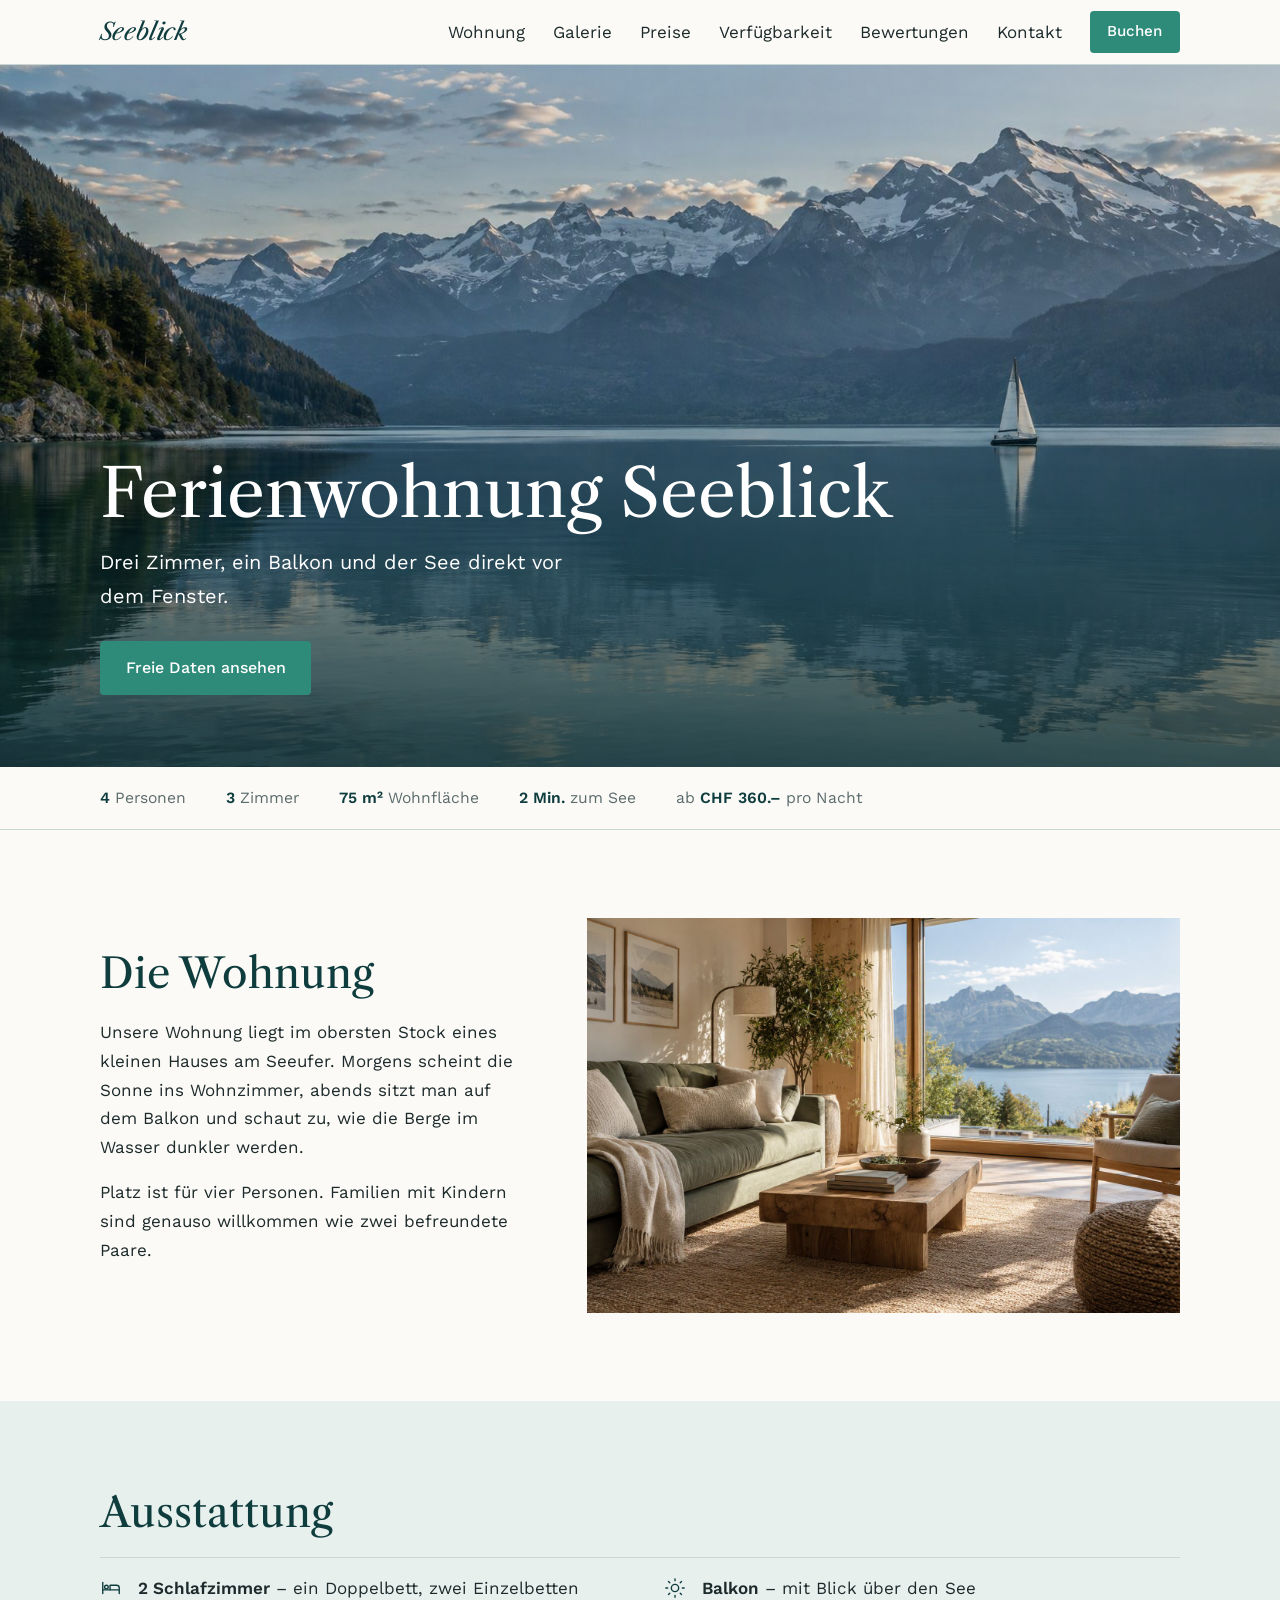
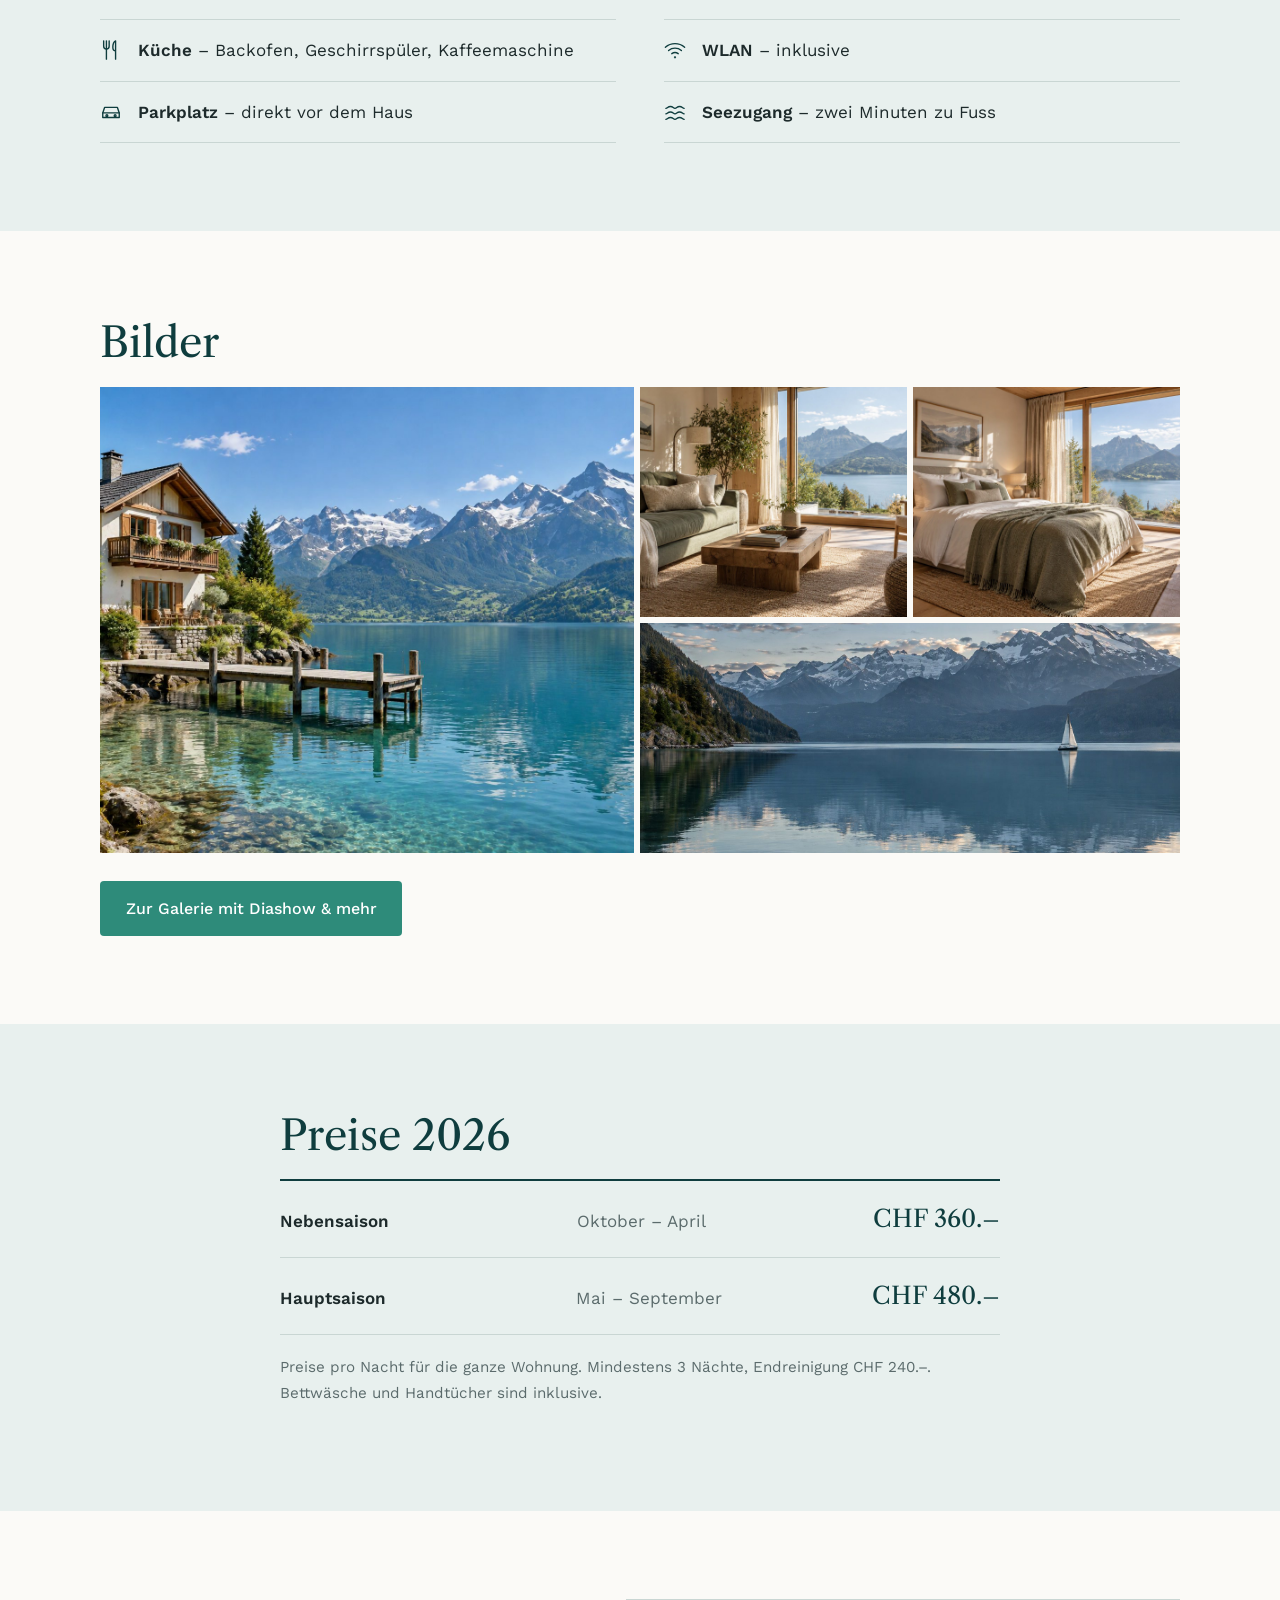
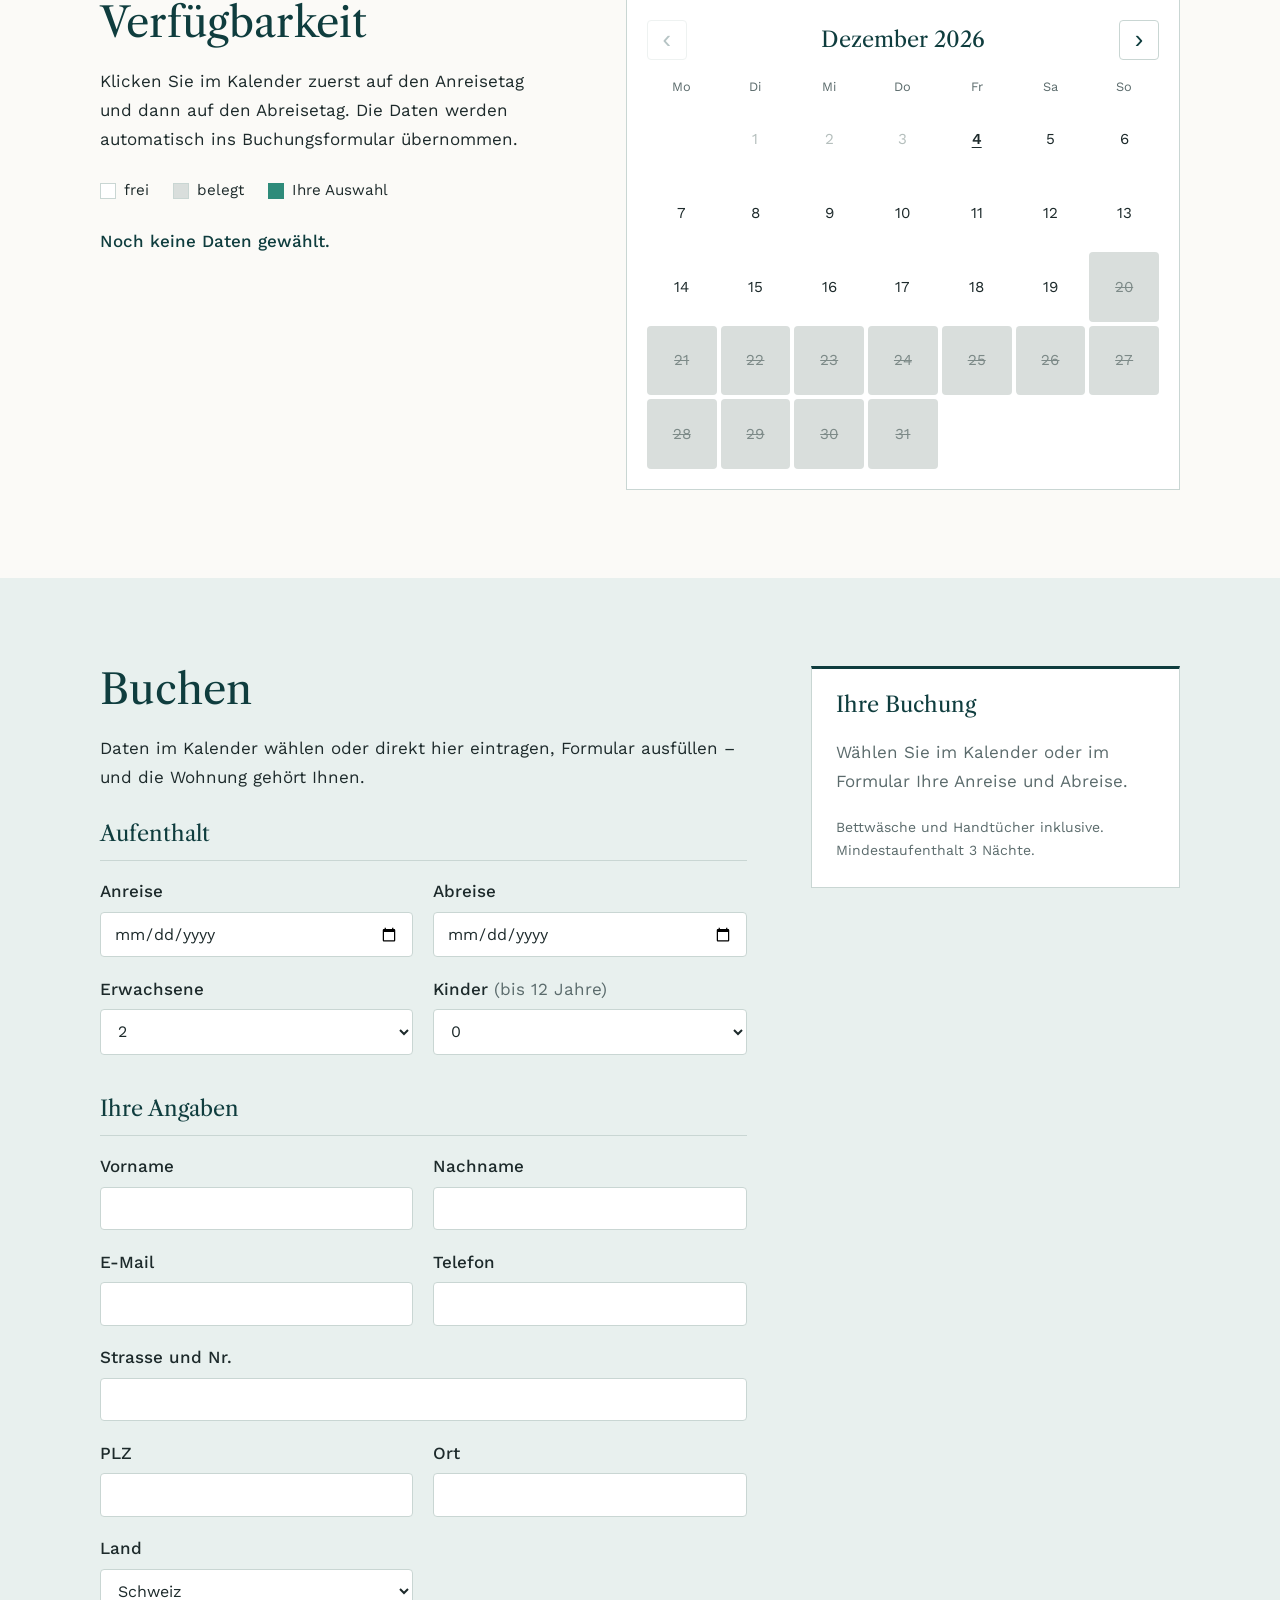
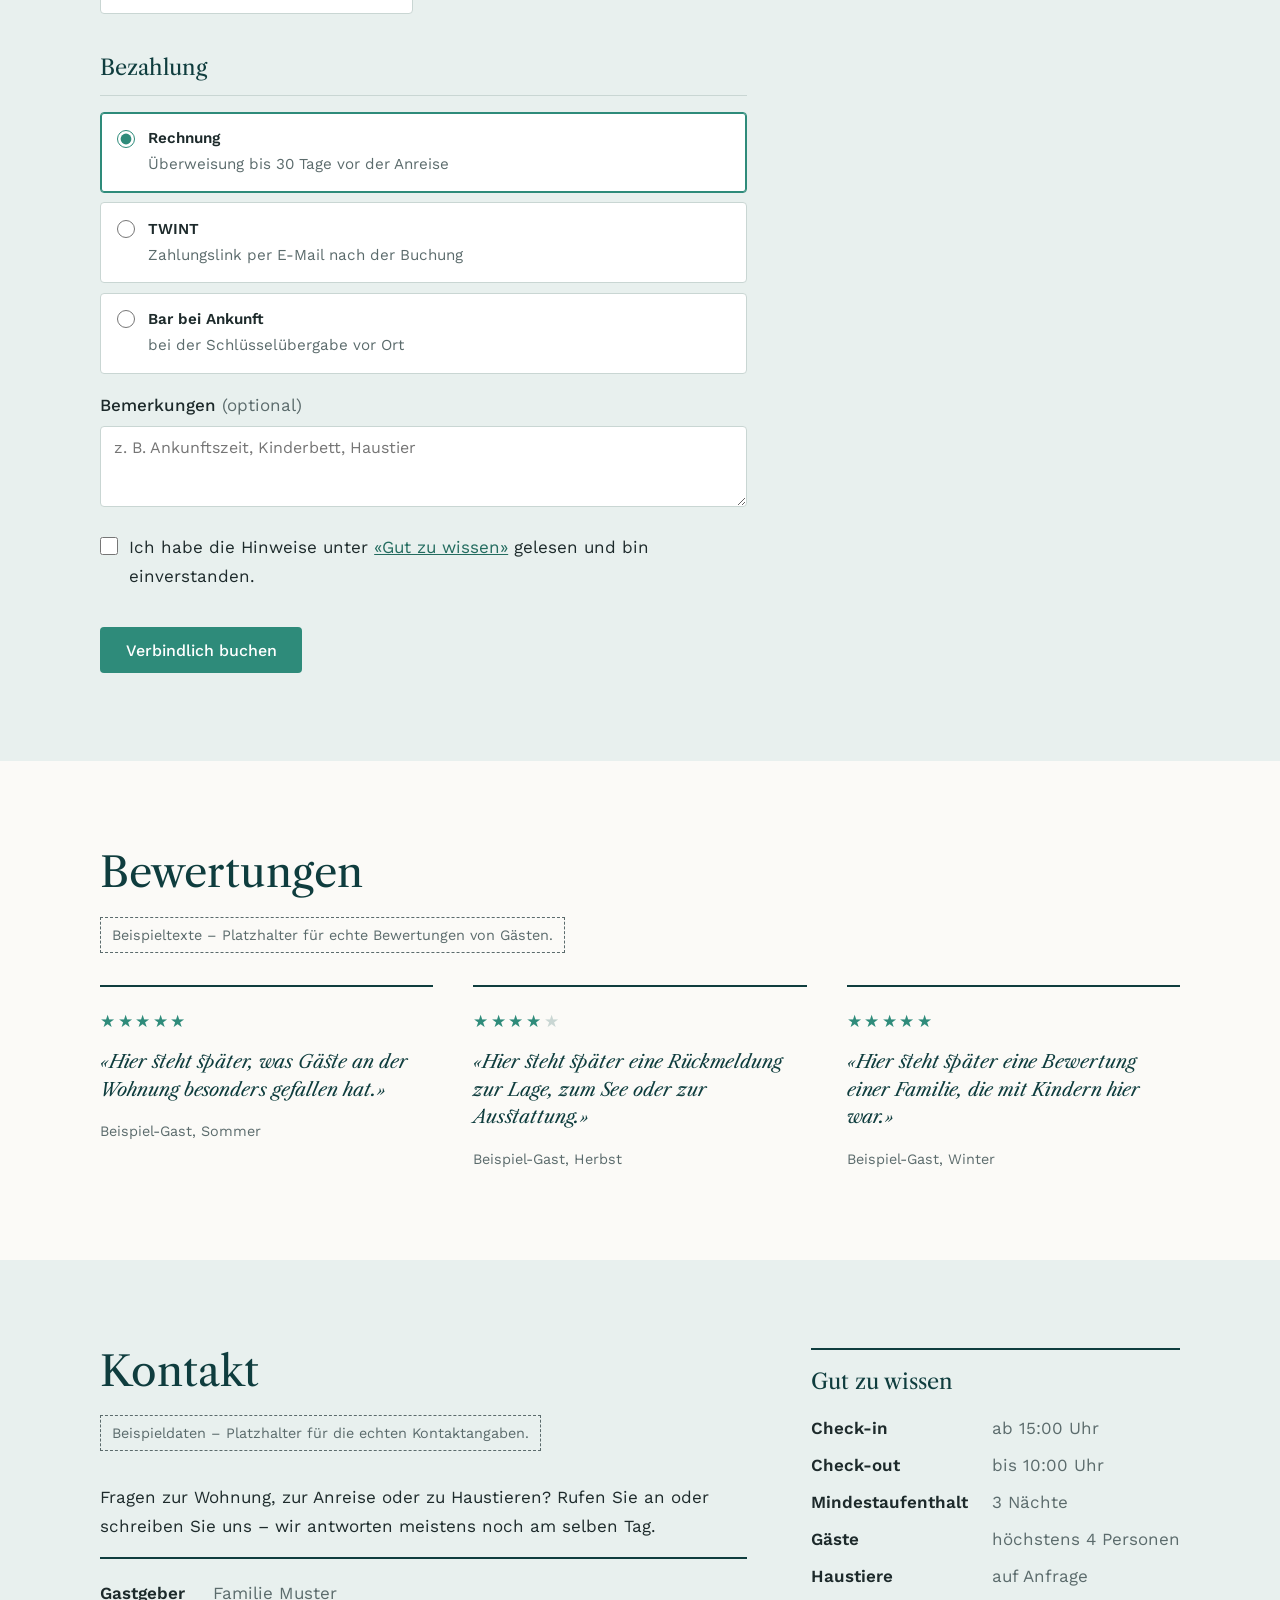
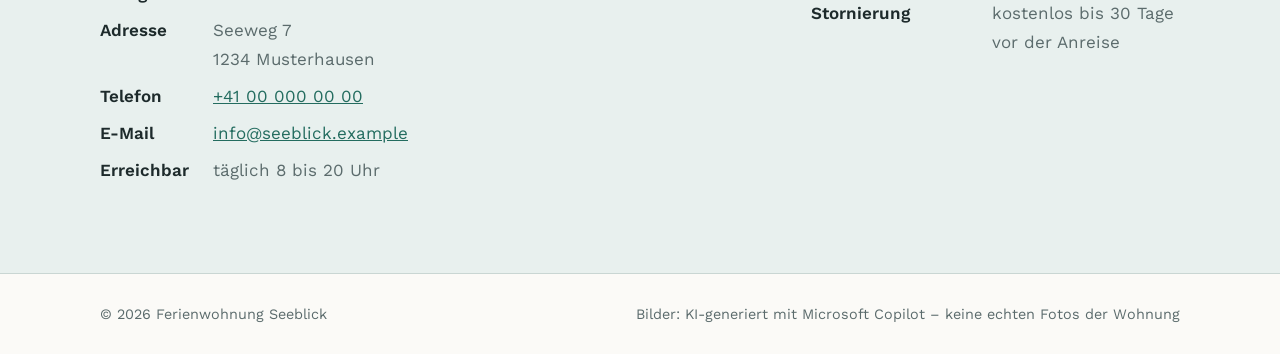
<file: index.html>
<!DOCTYPE html>
<html lang="de">
<head>
  <meta charset="UTF-8">
  <meta name="viewport" content="width=device-width, initial-scale=1.0">
  <title>Ferienwohnung Seeblick</title>
  <!-- Schriften von Google Fonts: Libre Caslon Text (Titel) und Work Sans (Text) -->
  <link rel="preconnect" href="https://fonts.googleapis.com">
  <link rel="preconnect" href="https://fonts.gstatic.com" crossorigin>
  <link href="https://fonts.googleapis.com/css2?family=Libre+Caslon+Text:ital,wght@0,400;0,700;1,400&family=Work+Sans:wght@400;500;600&display=swap" rel="stylesheet">
  <link rel="stylesheet" href="styles.css">
</head>
<body>
  <!-- ===== Kopfzeile ===== -->
  <header class="kopfzeile">
    <div class="container kopfzeile-inhalt">
      <a href="#" class="logo">Seeblick</a>

      <!-- Menü-Button: nur auf dem Handy sichtbar -->
      <button class="menue-button" id="menue-button" aria-label="Menü öffnen" aria-expanded="false">
        <span></span><span></span><span></span>
      </button>

      <nav class="navigation" id="navigation">
        <a href="#wohnung">Wohnung</a>
        <a href="galerie.html">Galerie</a>
        <a href="#preise">Preise</a>
        <a href="#verfuegbarkeit">Verfügbarkeit</a>
        <a href="#bewertungen">Bewertungen</a>
        <a href="#kontakt">Kontakt</a>
        <a href="#buchen" class="button button-klein">Buchen</a>
      </nav>
    </div>
  </header>

  <!-- ===== Hero ===== -->
  <section class="hero">
    <div class="container hero-inhalt">
      <h1>Ferienwohnung Seeblick</h1>
      <p class="hero-text">Drei Zimmer, ein Balkon und der See direkt vor dem Fenster.</p>
      <a href="#verfuegbarkeit" class="button">Freie Daten ansehen</a>
    </div>
  </section>

  <!-- ===== Eckdaten ===== -->
  <div class="eckdaten">
    <ul class="container">
      <li><strong>4</strong> Personen</li>
      <li><strong>3</strong> Zimmer</li>
      <li><strong>75 m²</strong> Wohnfläche</li>
      <li><strong>2 Min.</strong> zum See</li>
      <li>ab <strong>CHF 360.–</strong> pro Nacht</li>
    </ul>
  </div>

  <main>
    <!-- ===== Die Wohnung ===== -->
    <section id="wohnung" class="abschnitt">
      <div class="container wohnung">
        <div class="wohnung-text">
          <h2>Die Wohnung</h2>
          <p>Unsere Wohnung liegt im obersten Stock eines kleinen Hauses am Seeufer. Morgens scheint die Sonne ins Wohnzimmer, abends sitzt man auf dem Balkon und schaut zu, wie die Berge im Wasser dunkler werden.</p>
          <p>Platz ist für vier Personen. Familien mit Kindern sind genauso willkommen wie zwei befreundete Paare.</p>
        </div>
        <img src="img/wohnzimmer.jpg" alt="Wohnzimmer mit grünem Sofa, Holztisch und grossem Fenster zum See" width="1536" height="1024">
      </div>
    </section>

    <!-- ===== Ausstattung ===== -->
    <section class="abschnitt abschnitt-flaeche">
      <div class="container">
        <h2>Ausstattung</h2>
        <ul class="ausstattung">
          <li>
            <svg viewBox="0 0 24 24" aria-hidden="true"><path d="M3 18V6"/><path d="M3 14h18v4"/><path d="M21 14v-2a3 3 0 0 0-3-3h-7v5"/><circle cx="7" cy="11" r="2"/></svg>
            <div><strong>2 Schlafzimmer</strong> – ein Doppelbett, zwei Einzelbetten</div>
          </li>
          <li>
            <svg viewBox="0 0 24 24" aria-hidden="true"><circle cx="12" cy="12" r="4"/><path d="M12 2v2M12 20v2M4.9 4.9l1.4 1.4M17.7 17.7l1.4 1.4M2 12h2M20 12h2M4.9 19.1l1.4-1.4M17.7 6.3l1.4-1.4"/></svg>
            <div><strong>Balkon</strong> – mit Blick über den See</div>
          </li>
          <li>
            <svg viewBox="0 0 24 24" aria-hidden="true"><path d="M7 2v20"/><path d="M4 2v6a3 3 0 0 0 6 0V2"/><path d="M17 22V2c-2 1-3 4-3 7s1 4 3 4"/></svg>
            <div><strong>Küche</strong> – Backofen, Geschirrspüler, Kaffeemaschine</div>
          </li>
          <li>
            <svg viewBox="0 0 24 24" aria-hidden="true"><path d="M5 12.5a11 11 0 0 1 14 0"/><path d="M1.5 9a16 16 0 0 1 21 0"/><path d="M8.5 16a6 6 0 0 1 7 0"/><circle cx="12" cy="20" r="0.5"/></svg>
            <div><strong>WLAN</strong> – inklusive</div>
          </li>
          <li>
            <svg viewBox="0 0 24 24" aria-hidden="true"><path d="M3 13l2-6h14l2 6v5H3z"/><path d="M3 13h18"/><circle cx="7.5" cy="16" r="1"/><circle cx="16.5" cy="16" r="1"/></svg>
            <div><strong>Parkplatz</strong> – direkt vor dem Haus</div>
          </li>
          <li>
            <svg viewBox="0 0 24 24" aria-hidden="true"><path d="M2 8c2 0 2-2 5-2s3 2 5 2 2-2 5-2 3 2 5 2"/><path d="M2 14c2 0 2-2 5-2s3 2 5 2 2-2 5-2 3 2 5 2"/><path d="M2 20c2 0 2-2 5-2s3 2 5 2 2-2 5-2 3 2 5 2"/></svg>
            <div><strong>Seezugang</strong> – zwei Minuten zu Fuss</div>
          </li>
        </ul>
      </div>
    </section>

    <!-- ===== Galerie mit eigenen Illustrationen ===== -->
    <section id="galerie" class="abschnitt">
      <div class="container">
        <h2>Bilder</h2>
        <div class="galerie">
          <img src="img/haus.jpg" alt="Haus am Seeufer mit Holzbalkon und Steg" width="1536" height="1024" loading="lazy">
          <img src="img/wohnzimmer.jpg" alt="Wohnzimmer mit Blick auf See und Berge" width="1536" height="1024" loading="lazy">
          <img src="img/schlafzimmer.jpg" alt="Schlafzimmer mit Doppelbett und grossem Fenster zum See" width="1536" height="1024" loading="lazy">
          <img src="img/see.jpg" alt="Bergsee am Abend mit Segelboot" width="1536" height="1024" loading="lazy">
        </div>
        <p class="hinweis galerie-hinweis">Seitlich wischen für mehr Bilder</p>
        <p class="galerie-link"><a href="galerie.html" class="button">Zur Galerie mit Diashow &amp; mehr</a></p>
      </div>
    </section>

    <!-- ===== Preise ===== -->
    <section id="preise" class="abschnitt abschnitt-flaeche">
      <div class="container schmal">
        <h2>Preise 2026</h2>
        <ul class="preisliste">
          <li><span class="saison">Nebensaison</span><span class="zeitraum">Oktober – April</span><span class="preis">CHF 360.–</span></li>
          <li><span class="saison">Hauptsaison</span><span class="zeitraum">Mai – September</span><span class="preis">CHF 480.–</span></li>
        </ul>
        <p class="hinweis">Preise pro Nacht für die ganze Wohnung. Mindestens 3 Nächte, Endreinigung CHF 240.–. Bettwäsche und Handtücher sind inklusive.</p>
      </div>
    </section>

    <!-- ===== Belegungskalender (wird von app.js gebaut) ===== -->
    <section id="verfuegbarkeit" class="abschnitt">
      <div class="container verfuegbarkeit">
        <div>
          <h2>Verfügbarkeit</h2>
          <p>Klicken Sie im Kalender zuerst auf den Anreisetag und dann auf den Abreisetag. Die Daten werden automatisch ins Buchungsformular übernommen.</p>
          <ul class="legende">
            <li><span class="legende-farbe frei"></span> frei</li>
            <li><span class="legende-farbe belegt"></span> belegt</li>
            <li><span class="legende-farbe gewaehlt"></span> Ihre Auswahl</li>
          </ul>
          <p class="auswahl-text" id="auswahl-text">Noch keine Daten gewählt.</p>
        </div>

        <div class="kalender" id="kalender">
          <div class="kalender-kopf">
            <button type="button" class="kalender-pfeil" id="monat-zurueck" aria-label="Vorheriger Monat">&#8249;</button>
            <h3 id="monat-titel">Monat</h3>
            <button type="button" class="kalender-pfeil" id="monat-vor" aria-label="Nächster Monat">&#8250;</button>
          </div>
          <div class="kalender-wochentage">
            <span>Mo</span><span>Di</span><span>Mi</span><span>Do</span><span>Fr</span><span>Sa</span><span>So</span>
          </div>
          <div class="kalender-tage" id="kalender-tage"></div>
        </div>
      </div>
    </section>

    <!-- ===== Buchung (Prüfung und Zusammenfassung in app.js) ===== -->
    <section id="buchen" class="abschnitt abschnitt-flaeche">
      <div class="container buchung">
        <div>
          <h2>Buchen</h2>
          <p>Daten im Kalender wählen oder direkt hier eintragen, Formular ausfüllen – und die Wohnung gehört Ihnen.</p>

          <!-- novalidate: Wir prüfen die Eingaben selbst in app.js -->
          <form id="buchungs-formular" class="formular" novalidate>
            <fieldset class="formular-gruppe">
              <legend>Aufenthalt</legend>
              <div class="feld">
                <label for="anreise">Anreise</label>
                <input type="date" id="anreise" name="anreise">
                <p class="fehler" id="fehler-anreise"></p>
              </div>
              <div class="feld">
                <label for="abreise">Abreise</label>
                <input type="date" id="abreise" name="abreise">
                <p class="fehler" id="fehler-abreise"></p>
              </div>
              <div class="feld">
                <label for="erwachsene">Erwachsene</label>
                <select id="erwachsene" name="erwachsene">
                  <option value="1">1</option>
                  <option value="2" selected>2</option>
                  <option value="3">3</option>
                  <option value="4">4</option>
                </select>
              </div>
              <div class="feld">
                <label for="kinder">Kinder <span class="optional">(bis 12 Jahre)</span></label>
                <select id="kinder" name="kinder">
                  <option value="0" selected>0</option>
                  <option value="1">1</option>
                  <option value="2">2</option>
                  <option value="3">3</option>
                </select>
                <p class="fehler" id="fehler-kinder"></p>
              </div>
            </fieldset>

            <fieldset class="formular-gruppe">
              <legend>Ihre Angaben</legend>
              <div class="feld">
                <label for="vorname">Vorname</label>
                <input type="text" id="vorname" name="vorname" autocomplete="given-name">
                <p class="fehler" id="fehler-vorname"></p>
              </div>
              <div class="feld">
                <label for="nachname">Nachname</label>
                <input type="text" id="nachname" name="nachname" autocomplete="family-name">
                <p class="fehler" id="fehler-nachname"></p>
              </div>
              <div class="feld">
                <label for="email">E-Mail</label>
                <input type="email" id="email" name="email" autocomplete="email">
                <p class="fehler" id="fehler-email"></p>
              </div>
              <div class="feld">
                <label for="telefon">Telefon</label>
                <input type="tel" id="telefon" name="telefon" autocomplete="tel">
                <p class="fehler" id="fehler-telefon"></p>
              </div>
              <div class="feld feld-breit">
                <label for="strasse">Strasse und Nr.</label>
                <input type="text" id="strasse" name="strasse" autocomplete="street-address">
                <p class="fehler" id="fehler-strasse"></p>
              </div>
              <div class="feld">
                <label for="plz">PLZ</label>
                <input type="text" id="plz" name="plz" inputmode="numeric" autocomplete="postal-code">
                <p class="fehler" id="fehler-plz"></p>
              </div>
              <div class="feld">
                <label for="ort">Ort</label>
                <input type="text" id="ort" name="ort" autocomplete="address-level2">
                <p class="fehler" id="fehler-ort"></p>
              </div>
              <div class="feld">
                <label for="land">Land</label>
                <select id="land" name="land" autocomplete="country-name">
                  <option>Schweiz</option>
                  <option>Deutschland</option>
                  <option>Österreich</option>
                  <option>Liechtenstein</option>
                  <option>Frankreich</option>
                  <option>Italien</option>
                  <option>anderes Land</option>
                </select>
              </div>
            </fieldset>

            <fieldset class="formular-gruppe">
              <legend>Bezahlung</legend>
              <div class="auswahl-liste feld-breit">
                <label class="auswahl">
                  <input type="radio" name="zahlung" value="Rechnung" checked>
                  <span><strong>Rechnung</strong> Überweisung bis 30 Tage vor der Anreise</span>
                </label>
                <label class="auswahl">
                  <input type="radio" name="zahlung" value="TWINT">
                  <span><strong>TWINT</strong> Zahlungslink per E-Mail nach der Buchung</span>
                </label>
                <label class="auswahl">
                  <input type="radio" name="zahlung" value="Bar bei Ankunft">
                  <span><strong>Bar bei Ankunft</strong> bei der Schlüsselübergabe vor Ort</span>
                </label>
              </div>
              <div class="feld feld-breit">
                <label for="bemerkungen">Bemerkungen <span class="optional">(optional)</span></label>
                <textarea id="bemerkungen" name="bemerkungen" rows="3" placeholder="z. B. Ankunftszeit, Kinderbett, Haustier"></textarea>
              </div>
              <div class="feld-breit">
                <label class="bestaetigen">
                  <input type="checkbox" id="bedingungen" name="bedingungen">
                  <span>Ich habe die Hinweise unter <a href="#kontakt">«Gut zu wissen»</a> gelesen und bin einverstanden.</span>
                </label>
                <p class="fehler" id="fehler-bedingungen"></p>
              </div>
            </fieldset>

            <div>
              <button type="submit" class="button">Verbindlich buchen</button>
            </div>
          </form>

          <!-- Bestätigung: zuerst versteckt -->
          <div class="bestaetigung" id="bestaetigung" hidden>
            <h3>Vielen Dank für Ihre Buchung!</h3>
            <p>Buchungsnummer: <strong class="buchungsnummer" id="buchungsnummer"></strong></p>
            <p id="bestaetigung-text"></p>
            <p class="hinweis">Dies ist eine Demo-Webseite: Es wurde nichts gebucht und keine E-Mail verschickt.</p>
            <button type="button" class="button" id="neue-buchung">Neue Buchung</button>
          </div>
        </div>

        <!-- Zusammenfassung mit Preis, wird von app.js gefüllt -->
        <aside class="buchung-zusammenfassung" aria-live="polite">
          <h3>Ihre Buchung</h3>
          <dl class="zusammenfassung" id="zusammenfassung"></dl>
          <p class="zusammenfassung-leer" id="zusammenfassung-leer">Wählen Sie im Kalender oder im Formular Ihre Anreise und Abreise.</p>
          <p class="hinweis">Bettwäsche und Handtücher inklusive. Mindestaufenthalt 3 Nächte.</p>
        </aside>
      </div>
    </section>

    <!-- ===== Gästebewertungen (Beispieltexte) ===== -->
    <section id="bewertungen" class="abschnitt">
      <div class="container">
        <h2>Bewertungen</h2>
        <p class="beispiel-hinweis">Beispieltexte – Platzhalter für echte Bewertungen von Gästen.</p>
        <div class="bewertungen">
          <figure class="bewertung">
            <div class="sterne" aria-label="5 von 5 Sternen">★★★★★</div>
            <blockquote>«Hier steht später, was Gäste an der Wohnung besonders gefallen hat.»</blockquote>
            <figcaption>Beispiel-Gast, Sommer</figcaption>
          </figure>
          <figure class="bewertung">
            <div class="sterne" aria-label="4 von 5 Sternen">★★★★<span class="stern-leer">★</span></div>
            <blockquote>«Hier steht später eine Rückmeldung zur Lage, zum See oder zur Ausstattung.»</blockquote>
            <figcaption>Beispiel-Gast, Herbst</figcaption>
          </figure>
          <figure class="bewertung">
            <div class="sterne" aria-label="5 von 5 Sternen">★★★★★</div>
            <blockquote>«Hier steht später eine Bewertung einer Familie, die mit Kindern hier war.»</blockquote>
            <figcaption>Beispiel-Gast, Winter</figcaption>
          </figure>
        </div>
      </div>
    </section>

    <!-- ===== Kontakt (Beispieldaten) ===== -->
    <section id="kontakt" class="abschnitt abschnitt-flaeche">
      <div class="container kontakt">
        <div>
          <h2>Kontakt</h2>
          <p class="beispiel-hinweis">Beispieldaten – Platzhalter für die echten Kontaktangaben.</p>
          <p>Fragen zur Wohnung, zur Anreise oder zu Haustieren? Rufen Sie an oder schreiben Sie uns – wir antworten meistens noch am selben Tag.</p>

          <dl class="infos kontakt-liste">
            <dt>Gastgeber</dt><dd>Familie Muster</dd>
            <dt>Adresse</dt><dd>Seeweg 7<br>1234 Musterhausen</dd>
            <dt>Telefon</dt><dd><a href="tel:+41000000000">+41 00 000 00 00</a></dd>
            <dt>E-Mail</dt><dd><a href="mailto:info@seeblick.example">info@seeblick.example</a></dd>
            <dt>Erreichbar</dt><dd>täglich 8 bis 20 Uhr</dd>
          </dl>
        </div>

        <aside class="kontakt-infos">
          <h3>Gut zu wissen</h3>
          <dl class="infos">
            <dt>Check-in</dt><dd>ab 15:00 Uhr</dd>
            <dt>Check-out</dt><dd>bis 10:00 Uhr</dd>
            <dt>Mindestaufenthalt</dt><dd>3 Nächte</dd>
            <dt>Gäste</dt><dd>höchstens 4 Personen</dd>
            <dt>Haustiere</dt><dd>auf Anfrage</dd>
            <dt>Stornierung</dt><dd>kostenlos bis 30 Tage vor der Anreise</dd>
          </dl>
        </aside>
      </div>
    </section>
  </main>

  <footer>
    <div class="container footer-inhalt">
      <p>&copy; <span id="jahr"></span> Ferienwohnung Seeblick</p>
      <p>Bilder: KI-generiert mit Microsoft Copilot – keine echten Fotos der Wohnung</p>
    </div>
  </footer>

  <script src="app.js"></script>
</body>
</html>
</file>
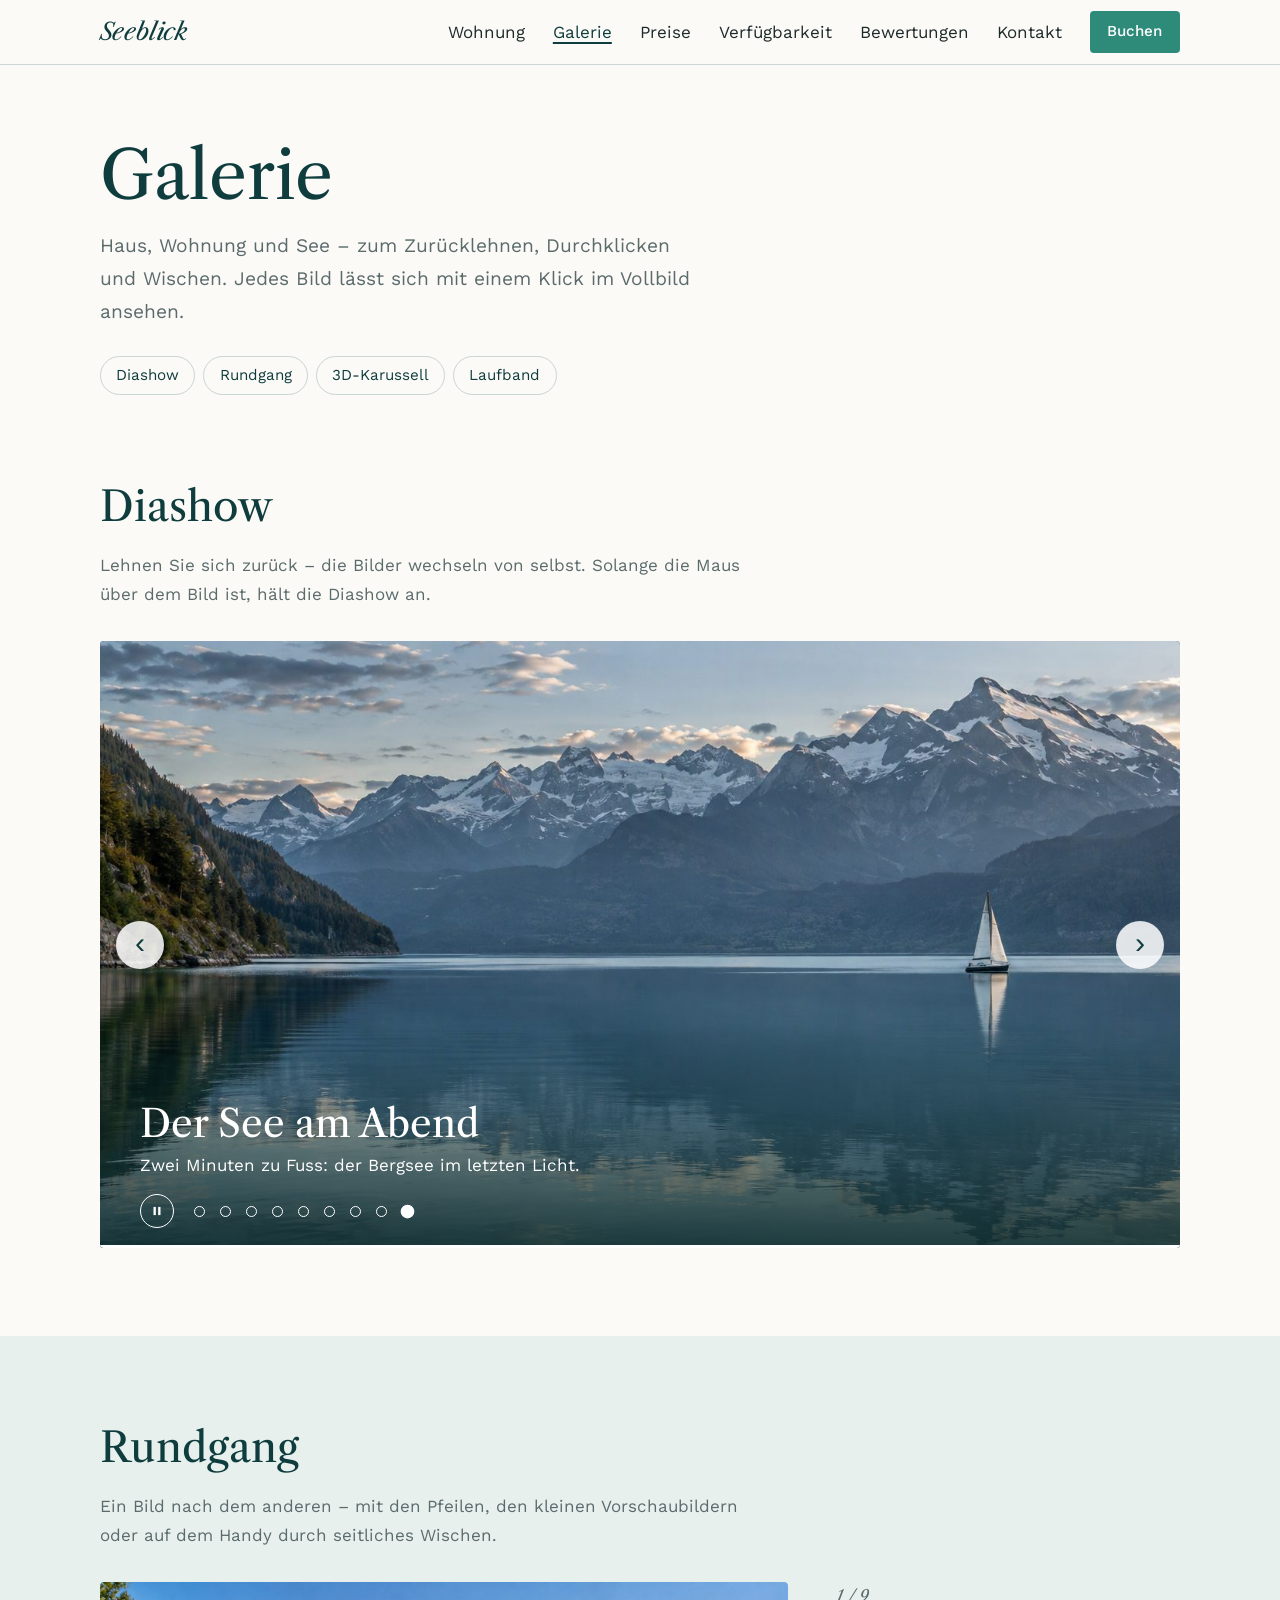
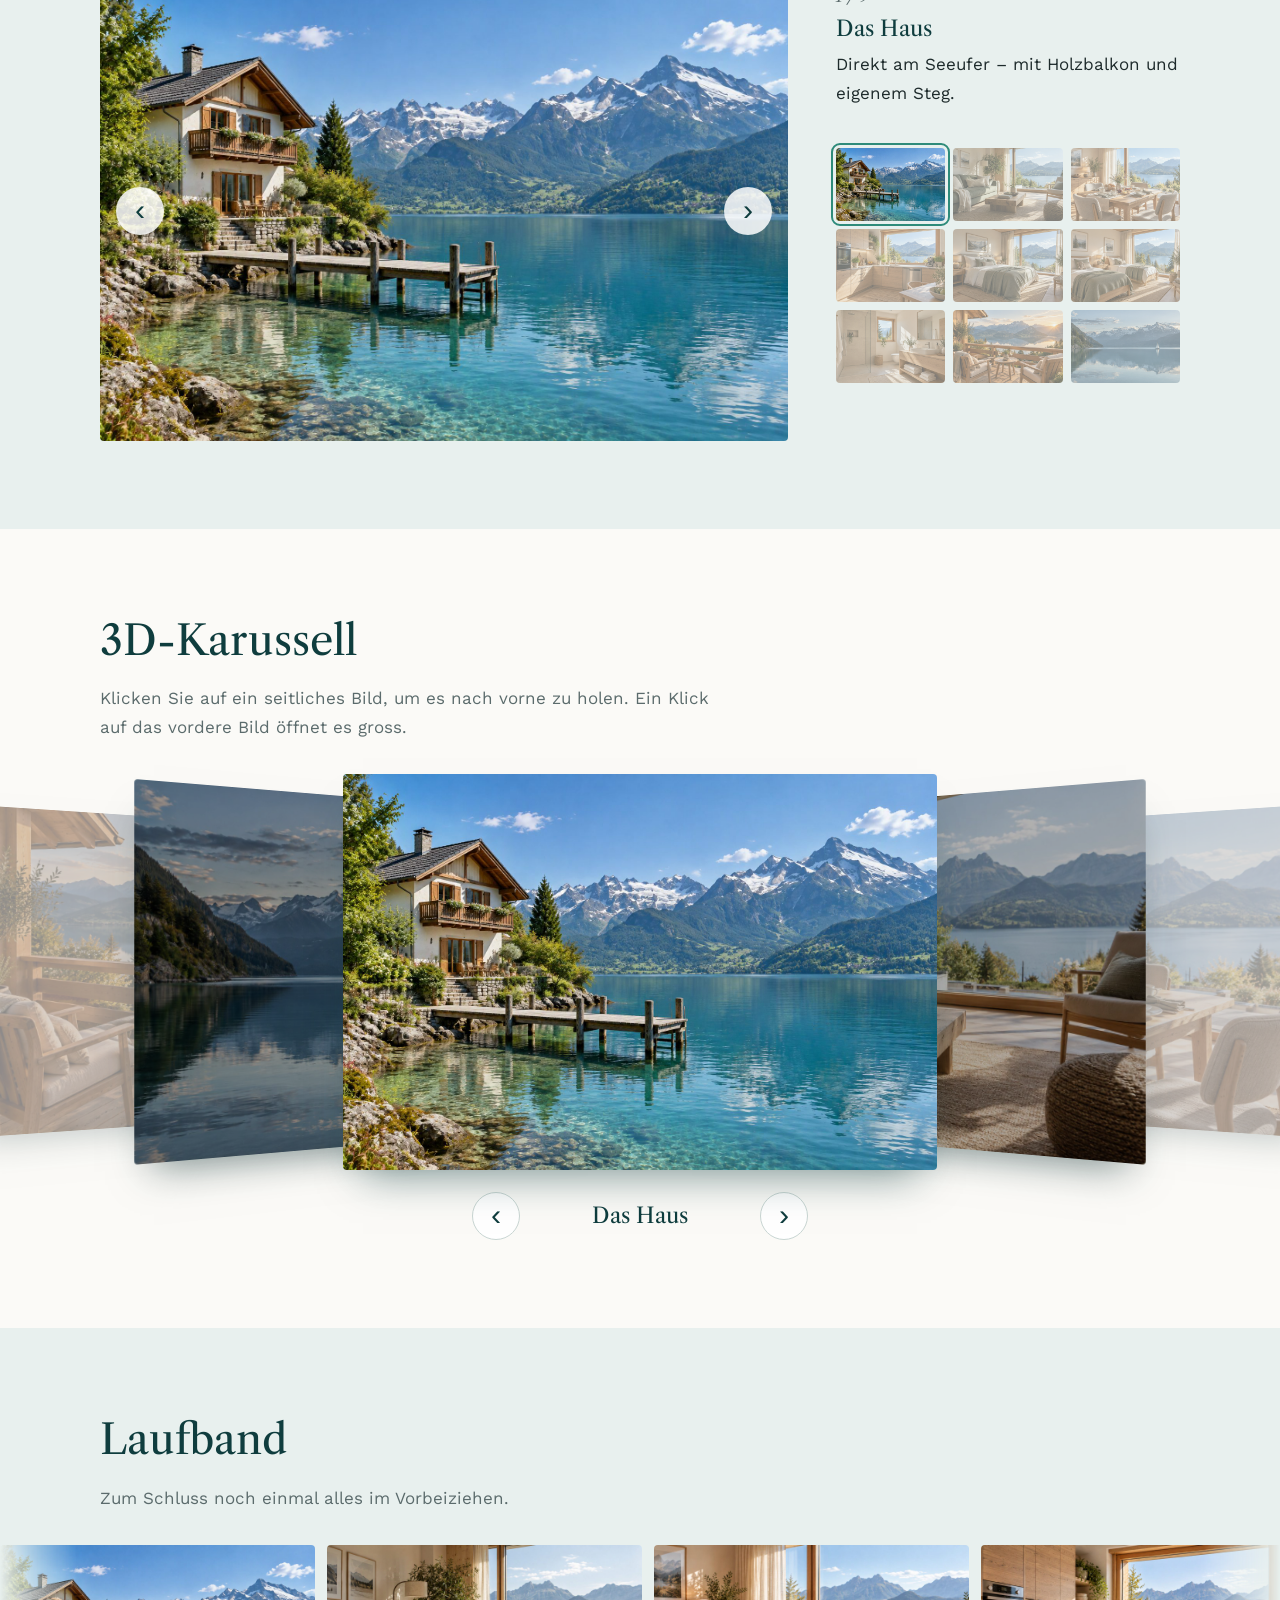
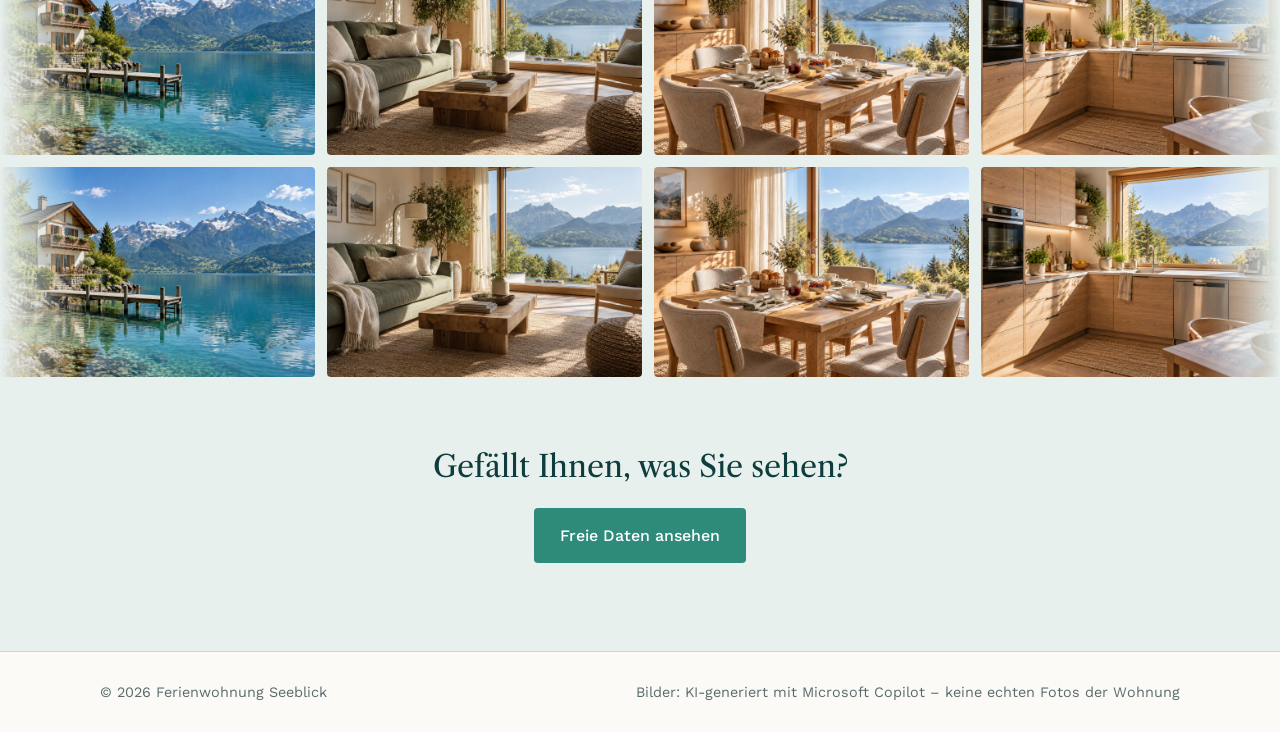
<file: galerie.html>
<!DOCTYPE html>
<html lang="de">
<head>
  <meta charset="UTF-8">
  <meta name="viewport" content="width=device-width, initial-scale=1.0">
  <title>Galerie – Ferienwohnung Seeblick</title>
  <!-- Schriften von Google Fonts: Libre Caslon Text (Titel) und Work Sans (Text) -->
  <link rel="preconnect" href="https://fonts.googleapis.com">
  <link rel="preconnect" href="https://fonts.gstatic.com" crossorigin>
  <link href="https://fonts.googleapis.com/css2?family=Libre+Caslon+Text:ital,wght@0,400;0,700;1,400&family=Work+Sans:wght@400;500;600&display=swap" rel="stylesheet">
  <!-- styles.css = Grundgestaltung (wie Hauptseite), galerie.css = nur für diese Seite -->
  <link rel="stylesheet" href="styles.css">
  <link rel="stylesheet" href="galerie.css">
</head>
<body>
  <!-- ===== Kopfzeile (gleich wie auf der Hauptseite, Links zeigen auf index.html) ===== -->
  <header class="kopfzeile">
    <div class="container kopfzeile-inhalt">
      <a href="index.html" class="logo">Seeblick</a>

      <button class="menue-button" id="menue-button" aria-label="Menü öffnen" aria-expanded="false">
        <span></span><span></span><span></span>
      </button>

      <nav class="navigation" id="navigation">
        <a href="index.html#wohnung">Wohnung</a>
        <a href="galerie.html" class="aktiv" aria-current="page">Galerie</a>
        <a href="index.html#preise">Preise</a>
        <a href="index.html#verfuegbarkeit">Verfügbarkeit</a>
        <a href="index.html#bewertungen">Bewertungen</a>
        <a href="index.html#kontakt">Kontakt</a>
        <a href="index.html#buchen" class="button button-klein">Buchen</a>
      </nav>
    </div>
  </header>

  <main>
    <!-- ===== Seitenkopf mit Sprungmarken ===== -->
    <section class="galerie-kopf">
      <div class="container">
        <h1>Galerie</h1>
        <p class="einleitung">Haus, Wohnung und See – zum Zurücklehnen, Durchklicken und Wischen. Jedes Bild lässt sich mit einem Klick im Vollbild ansehen.</p>
        <ul class="sprungmarken">
          <li><a href="#diashow">Diashow</a></li>
          <li><a href="#rundgang">Rundgang</a></li>
          <li><a href="#karussell-abschnitt">3D-Karussell</a></li>
          <li><a href="#laufband">Laufband</a></li>
        </ul>
      </div>
    </section>

    <!-- ===== 1. Diashow: wechselt automatisch, mit langsamem Zoom ===== -->
    <section id="diashow" class="abschnitt">
      <div class="container">
        <h2>Diashow</h2>
        <p class="abschnitt-einleitung">Lehnen Sie sich zurück – die Bilder wechseln von selbst. Solange die Maus über dem Bild ist, hält die Diashow an.</p>

        <div class="diashow" id="diashow-box" aria-roledescription="Karussell" aria-label="Diashow">
          <!-- Die Bilder werden von galerie.js eingefügt -->
          <div class="diashow-bilder" id="diashow-bilder"></div>

          <button type="button" class="pfeil pfeil-ueberbild links" id="diashow-zurueck" aria-label="Vorheriges Bild">&#8249;</button>
          <button type="button" class="pfeil pfeil-ueberbild rechts" id="diashow-vor" aria-label="Nächstes Bild">&#8250;</button>

          <div class="diashow-leiste">
            <button type="button" class="diashow-pause" id="diashow-pause" aria-label="Diashow anhalten">
              <svg class="symbol-pause" viewBox="0 0 24 24" aria-hidden="true"><rect x="6" y="5" width="4" height="14"/><rect x="14" y="5" width="4" height="14"/></svg>
              <svg class="symbol-abspielen" viewBox="0 0 24 24" aria-hidden="true"><path d="M8 5v14l11-7z"/></svg>
            </button>
            <div class="diashow-punkte" id="diashow-punkte"></div>
          </div>

          <!-- Fortschrittsbalken: wenn er voll ist, kommt das nächste Bild -->
          <div class="diashow-fortschritt"><span id="diashow-balken"></span></div>
        </div>
      </div>
    </section>

    <!-- ===== 2. Rundgang: grosses Bild mit Vorschaubildern ===== -->
    <section id="rundgang" class="abschnitt abschnitt-flaeche">
      <div class="container">
        <h2>Rundgang</h2>
        <p class="abschnitt-einleitung">Ein Bild nach dem anderen – mit den Pfeilen, den kleinen Vorschaubildern oder auf dem Handy durch seitliches Wischen.</p>

        <div class="rundgang">
          <div class="rundgang-fenster" id="rundgang-fenster">
            <div class="rundgang-band" id="rundgang-band"></div>
            <button type="button" class="pfeil pfeil-ueberbild links" id="rundgang-zurueck" aria-label="Vorheriges Bild">&#8249;</button>
            <button type="button" class="pfeil pfeil-ueberbild rechts" id="rundgang-vor" aria-label="Nächstes Bild">&#8250;</button>
          </div>

          <div class="rundgang-seite">
            <div aria-live="polite">
              <p class="zaehler" id="rundgang-zaehler"></p>
              <h3 id="rundgang-titel"></h3>
              <p id="rundgang-text"></p>
            </div>
            <div class="vorschau" id="rundgang-vorschau"></div>
          </div>
        </div>
      </div>
    </section>

    <!-- ===== 3. 3D-Karussell: Bilder stehen schräg im Raum ===== -->
    <section id="karussell-abschnitt" class="abschnitt abschnitt-karussell">
      <div class="container">
        <h2>3D-Karussell</h2>
        <p class="abschnitt-einleitung">Klicken Sie auf ein seitliches Bild, um es nach vorne zu holen. Ein Klick auf das vordere Bild öffnet es gross.</p>

        <div class="karussell-buehne" id="karussell"></div>

        <div class="karussell-steuerung">
          <button type="button" class="pfeil" id="karussell-zurueck" aria-label="Vorheriges Bild">&#8249;</button>
          <p class="karussell-titel" id="karussell-titel" aria-live="polite"></p>
          <button type="button" class="pfeil" id="karussell-vor" aria-label="Nächstes Bild">&#8250;</button>
        </div>
      </div>
    </section>

    <!-- ===== 4. Laufband: zwei Reihen, die endlos vorbeiziehen ===== -->
    <section id="laufband" class="abschnitt abschnitt-flaeche">
      <div class="container">
        <h2>Laufband</h2>
        <p class="abschnitt-einleitung">Zum Schluss noch einmal alles im Vorbeiziehen.</p>
      </div>
      <!-- aria-hidden: reine Dekoration, Screenreader überspringen das Laufband -->
      <div class="laufband" aria-hidden="true">
        <div class="laufband-spur"></div>
      </div>
      <div class="laufband" aria-hidden="true">
        <div class="laufband-spur rueckwaerts"></div>
      </div>

      <div class="container galerie-schluss">
        <p>Gefällt Ihnen, was Sie sehen?</p>
        <a href="index.html#verfuegbarkeit" class="button">Freie Daten ansehen</a>
      </div>
    </section>
  </main>

  <footer>
    <div class="container footer-inhalt">
      <p>&copy; <span id="jahr"></span> Ferienwohnung Seeblick</p>
      <p>Bilder: KI-generiert mit Microsoft Copilot – keine echten Fotos der Wohnung</p>
    </div>
  </footer>

  <!-- ===== Vollbild-Ansicht (Lightbox) ===== -->
  <dialog class="lightbox" id="lightbox" aria-label="Bild in voller Grösse">
    <button type="button" class="lightbox-zu" id="lightbox-zu" aria-label="Schliessen">&times;</button>
    <button type="button" class="pfeil links" id="lightbox-zurueck" aria-label="Vorheriges Bild">&#8249;</button>
    <figure class="lightbox-inhalt">
      <img id="lightbox-bild" alt="" width="1536" height="1024">
      <figcaption>
        <div>
          <strong id="lightbox-titel"></strong>
          <span id="lightbox-text"></span>
        </div>
        <span class="zaehler" id="lightbox-zaehler"></span>
      </figcaption>
    </figure>
    <button type="button" class="pfeil rechts" id="lightbox-vor" aria-label="Nächstes Bild">&#8250;</button>
  </dialog>

  <script src="galerie.js"></script>
</body>
</html>
</file>
<file: styles.css>
/* =========================================================
   1. VARIABLEN – Farben, Schriften, Abstände zentral ändern
   Palette "Alpensee" ohne Gelbtöne
   ========================================================= */
:root {
  --farbe-haupt: #0f3d3e;        /* dunkles Petrol */
  --farbe-akzent: #2e8b7a;       /* Seegrün */
  --farbe-akzent-dunkel: #236c5f;
  --farbe-flaeche: #e8f0ee;      /* helles Salbei */
  --farbe-hintergrund: #fbfaf7;  /* warmes Weiss */
  --farbe-text: #1d2a2b;
  --farbe-text-hell: #5b6b6c;
  --farbe-linie: #c9d6d3;

  --schrift-titel: "Libre Caslon Text", Georgia, serif;
  --schrift-text: "Work Sans", "Segoe UI", Arial, sans-serif;

  --radius: 4px;                 /* fast eckig */
  --abstand-abschnitt: clamp(3rem, 7vw, 5.5rem);
}

/* =========================================================
   2. GRUNDEINSTELLUNGEN
   ========================================================= */
* {
  box-sizing: border-box;
}

html {
  scroll-behavior: smooth;
}

body {
  margin: 0;
  font-family: var(--schrift-text);
  font-size: 1.0625rem;
  line-height: 1.7;
  color: var(--farbe-text);
  background-color: var(--farbe-hintergrund);
}

img {
  max-width: 100%;
  height: auto; /* sonst gilt das height-Attribut aus dem HTML und das Bild wird verzerrt */
  display: block;
}

/* Elemente mit dem Attribut "hidden" immer verstecken,
   auch wenn sie sonst display: grid oder flex haben */
[hidden] {
  display: none !important;
}

h1, h2, h3 {
  font-family: var(--schrift-titel);
  font-weight: 400;              /* Caslon wirkt in normaler Stärke edler */
  color: var(--farbe-haupt);
  line-height: 1.15;
  margin: 0 0 1.25rem;
}

h1 { font-size: clamp(2.3rem, 6vw, 4.2rem); }
h2 { font-size: clamp(1.8rem, 3.5vw, 2.6rem); }
h3 { font-size: 1.35rem; }

p {
  margin: 0 0 1rem;
}

.container {
  width: 100%;
  max-width: 1120px;
  margin: 0 auto;
  padding: 0 1.25rem;
}

/* schmalerer Container, z. B. für die Preisliste */
.schmal {
  max-width: 760px;
}

/* =========================================================
   3. BUTTONS – rechteckig, ohne Effekte
   ========================================================= */
.button {
  display: inline-block;
  background-color: var(--farbe-akzent);
  color: white;
  font-family: var(--schrift-text);
  font-size: 1rem;
  font-weight: 500;
  text-decoration: none;
  border: none;
  border-radius: var(--radius);
  padding: 0.85rem 1.6rem;
  cursor: pointer;
  transition: background-color 0.2s;
}

.button:hover {
  background-color: var(--farbe-akzent-dunkel);
}

.button-klein {
  padding: 0.5rem 1.1rem;
  font-size: 0.95rem;
}

/* heller Button auf dunklem Hintergrund */
.button-hell {
  background-color: white;
  color: var(--farbe-haupt);
}

.button-hell:hover {
  background-color: var(--farbe-flaeche);
}

/* =========================================================
   4. KOPFZEILE
   ========================================================= */
.kopfzeile {
  position: sticky;
  top: 0;
  z-index: 100;
  background-color: var(--farbe-hintergrund);
  border-bottom: 1px solid var(--farbe-linie);
}

.kopfzeile-inhalt {
  display: flex;
  align-items: center;
  justify-content: space-between;
  height: 64px;
}

.logo {
  font-family: var(--schrift-titel);
  font-size: 1.5rem;
  font-style: italic;            /* kursiv wie eine Unterschrift */
  color: var(--farbe-haupt);
  text-decoration: none;
}

.navigation {
  display: flex;
  align-items: center;
  gap: 1.75rem;
}

.navigation a:not(.button) {
  color: var(--farbe-text);
  text-decoration: none;
}

.navigation a:not(.button):hover {
  text-decoration: underline;
  text-underline-offset: 4px;
}

/* Menü-Button (drei Striche) – auf dem Laptop versteckt */
.menue-button {
  display: none;
  background: none;
  border: none;
  padding: 0.5rem;
  cursor: pointer;
}

.menue-button span {
  display: block;
  width: 24px;
  height: 2px;
  margin: 5px 0;
  background-color: var(--farbe-haupt);
  transition: transform 0.3s, opacity 0.3s;
}

/* =========================================================
   5. HERO
   ========================================================= */
.hero {
  min-height: 78vh;
  display: flex;
  align-items: flex-end;         /* Text unten links, wie bei einer Bildunterschrift */
  color: white;
  background-image:
    linear-gradient(0deg, rgba(10, 40, 41, 0.75) 0%, rgba(10, 40, 41, 0.1) 55%),
    url("img/see.jpg");
  background-size: cover;
  background-position: center;
}

.hero-inhalt {
  padding-top: 6rem;
  padding-bottom: clamp(2.5rem, 6vw, 4.5rem);
}

.hero h1 {
  color: white;
  margin-bottom: 0.75rem;
}

.hero-text {
  font-size: clamp(1.05rem, 2vw, 1.25rem);
  max-width: 32rem;
  margin-bottom: 1.75rem;
}

/* =========================================================
   6. ECKDATEN – eine schlichte Zeile unter dem Foto
   ========================================================= */
.eckdaten {
  border-bottom: 1px solid var(--farbe-linie);
}

.eckdaten ul {
  list-style: none;
  margin: 0 auto;
  display: flex;
  flex-wrap: wrap;               /* auf dem Handy in mehrere Zeilen */
  gap: 0.5rem 2.5rem;
  padding-top: 1.1rem;
  padding-bottom: 1.1rem;
  color: var(--farbe-text-hell);
  font-size: 0.98rem;
}

.eckdaten strong {
  color: var(--farbe-haupt);
  font-weight: 600;
}

/* =========================================================
   7. ABSCHNITTE
   ========================================================= */
.abschnitt {
  padding: var(--abstand-abschnitt) 0;
  scroll-margin-top: 64px;       /* Höhe der Kopfzeile */
}

.abschnitt-flaeche {
  background-color: var(--farbe-flaeche);
}

.hinweis {
  color: var(--farbe-text-hell);
  font-size: 0.95rem;
  margin-top: 1.25rem;
}

/* Die Wohnung: schmale Textspalte, breites Bild (5 zu 7) */
.wohnung {
  display: grid;
  grid-template-columns: 5fr 7fr;
  gap: clamp(2rem, 5vw, 4.5rem);
  align-items: center;
}

.wohnung img {
  width: 100%;
  aspect-ratio: 3 / 2;
  object-fit: cover;
}

/* =========================================================
   8. AUSSTATTUNG – Liste mit feinen Trennlinien
   ========================================================= */
.ausstattung {
  list-style: none;
  margin: 0;
  padding: 0;
  display: grid;
  grid-template-columns: repeat(2, 1fr);
  column-gap: 3rem;
  border-top: 1px solid var(--farbe-linie);
}

.ausstattung li {
  display: flex;
  align-items: center;
  gap: 1rem;
  padding: 1rem 0;
  border-bottom: 1px solid var(--farbe-linie);
}

.ausstattung svg {
  flex-shrink: 0;
  width: 22px;
  height: 22px;
  fill: none;
  stroke: var(--farbe-haupt);
  stroke-width: 1.5;
  stroke-linecap: round;
  stroke-linejoin: round;
}

.ausstattung strong {
  font-weight: 600;
}

/* =========================================================
   9. GALERIE
   ========================================================= */
.galerie {
  display: grid;
  grid-template-columns: 2fr 1fr 1fr;
  grid-template-rows: 230px 230px;
  gap: 6px;                      /* schmale Fugen statt grosser Abstände */
}

.galerie img {
  width: 100%;
  height: 100%;
  object-fit: cover;
}

.galerie img:first-child {
  grid-row: span 2;
}

.galerie img:last-child {
  grid-column: span 2;
}

.galerie-hinweis {
  display: none;                 /* nur auf dem Handy sichtbar */
}

/* Link zur Galerie-Seite unter den Bildern */
.galerie-link {
  margin: 1.75rem 0 0;
}

/* =========================================================
   10. PREISE – Liste mit Linien
   ========================================================= */
.preisliste {
  list-style: none;
  margin: 0;
  padding: 0;
  border-top: 2px solid var(--farbe-haupt);
}

.preisliste li {
  display: grid;
  grid-template-columns: 1fr 1fr auto;
  gap: 1rem;
  align-items: baseline;
  padding: 1.1rem 0;
  border-bottom: 1px solid var(--farbe-linie);
}

.saison {
  font-weight: 600;
}

.zeitraum {
  color: var(--farbe-text-hell);
}

.preis {
  font-family: var(--schrift-titel);
  font-size: 1.5rem;
  color: var(--farbe-haupt);
}

/* =========================================================
   11. BELEGUNGSKALENDER
   ========================================================= */
.verfuegbarkeit {
  display: grid;
  grid-template-columns: 5fr 6fr;
  gap: clamp(2rem, 5vw, 4.5rem);
  align-items: start;
}

.legende {
  list-style: none;
  padding: 0;
  margin: 1.5rem 0;
  display: flex;
  flex-wrap: wrap;
  gap: 0.5rem 1.5rem;
  font-size: 0.95rem;
}

.legende li {
  display: flex;
  align-items: center;
  gap: 0.5rem;
}

.legende-farbe {
  width: 16px;
  height: 16px;
  border: 1px solid var(--farbe-linie);
}

.legende-farbe.frei     { background-color: white; }
.legende-farbe.belegt   { background-color: #d9dedc; }
.legende-farbe.gewaehlt { background-color: var(--farbe-akzent); border-color: var(--farbe-akzent); }

.auswahl-text {
  font-weight: 500;
  color: var(--farbe-haupt);
}

.kalender {
  border: 1px solid var(--farbe-linie);
  background: white;
  padding: 1.25rem;
}

.kalender-kopf {
  display: flex;
  align-items: center;
  justify-content: space-between;
  margin-bottom: 1rem;
}

.kalender-kopf h3 {
  margin: 0;
}

.kalender-pfeil {
  width: 40px;
  height: 40px;
  font-size: 1.6rem;
  line-height: 1;
  color: var(--farbe-haupt);
  background: none;
  border: 1px solid var(--farbe-linie);
  border-radius: var(--radius);
  cursor: pointer;
}

.kalender-pfeil:disabled {
  opacity: 0.3;
  cursor: default;
}

.kalender-wochentage,
.kalender-tage {
  display: grid;
  grid-template-columns: repeat(7, 1fr); /* 7 Spalten = 7 Wochentage */
  gap: 4px;
}

.kalender-wochentage span {
  text-align: center;
  font-size: 0.8rem;
  color: var(--farbe-text-hell);
  padding-bottom: 0.4rem;
}

.tag {
  aspect-ratio: 1 / 1;           /* quadratische Felder */
  font-family: var(--schrift-text);
  font-size: 0.95rem;
  color: var(--farbe-text);
  background: white;
  border: 1px solid transparent;
  border-radius: var(--radius);
  cursor: pointer;
}

.tag:hover {
  border-color: var(--farbe-akzent);
}

.tag.heute {
  font-weight: 600;
  text-decoration: underline;
  text-underline-offset: 3px;
}

.tag.vergangen {
  color: #b5bfbd;
  cursor: default;
}

.tag.vergangen:hover {
  border-color: transparent;
}

.tag.belegt {
  background-color: #d9dedc;
  color: #7d8a88;
  text-decoration: line-through;
}

.tag.im-zeitraum {
  background-color: var(--farbe-flaeche);
}

.tag.gewaehlt {
  background-color: var(--farbe-akzent);
  color: white;
}

/* =========================================================
   12. BEWERTUNGEN
   ========================================================= */
.beispiel-hinweis {
  display: inline-block;
  font-size: 0.9rem;
  color: var(--farbe-text-hell);
  border: 1px dashed var(--farbe-text-hell);
  padding: 0.3rem 0.7rem;
  margin-bottom: 2rem;
}

.bewertungen {
  display: grid;
  grid-template-columns: repeat(3, 1fr);
  gap: 2.5rem;
}

.bewertung {
  margin: 0;
  padding-top: 1.25rem;
  border-top: 2px solid var(--farbe-haupt);
}

.sterne {
  color: var(--farbe-akzent);
  letter-spacing: 0.15em;
  margin-bottom: 0.75rem;
}

.stern-leer {
  color: var(--farbe-linie);
}

.bewertung blockquote {
  margin: 0 0 1rem;
  font-family: var(--schrift-titel);
  font-style: italic;
  font-size: 1.15rem;
  line-height: 1.5;
  color: var(--farbe-haupt);
}

.bewertung figcaption {
  font-size: 0.9rem;
  color: var(--farbe-text-hell);
}

/* =========================================================
   13. BUCHUNG UND KONTAKT
   ========================================================= */
.buchung,
.kontakt {
  display: grid;
  grid-template-columns: 7fr 4fr;
  gap: clamp(2rem, 5vw, 4.5rem);
  align-items: start;
}

/* Formular in drei Gruppen: Aufenthalt, Ihre Angaben, Bezahlung */
.formular {
  display: grid;
  gap: 2.25rem;
  margin-top: 1.5rem;
}

.formular-gruppe {
  display: grid;
  grid-template-columns: 1fr 1fr; /* zwei Felder nebeneinander */
  gap: 1.1rem 1.25rem;
  min-width: 0;                  /* sonst wird ein fieldset nie schmaler als sein Inhalt */
  margin: 0;
  padding: 0;
  border: none;
}

.formular-gruppe legend {
  width: 100%;
  padding: 0 0 0.5rem;
  margin-bottom: 1rem;
  font-family: var(--schrift-titel);
  font-size: 1.35rem;
  color: var(--farbe-haupt);
  border-bottom: 1px solid var(--farbe-linie);
}

/* Zahlungsarten als grosse, anklickbare Felder */
.auswahl-liste {
  display: grid;
  gap: 0.6rem;
}

.auswahl {
  display: flex;
  align-items: flex-start;
  gap: 0.8rem;
  padding: 0.85rem 1rem;
  background: white;
  border: 1px solid var(--farbe-linie);
  border-radius: var(--radius);
  cursor: pointer;
  transition: border-color 0.2s;
}

.auswahl:hover {
  border-color: var(--farbe-akzent);
}

/* gewählte Zahlungsart hervorheben */
.auswahl:has(input:checked) {
  border-color: var(--farbe-akzent);
  box-shadow: inset 0 0 0 1px var(--farbe-akzent);
}

.auswahl strong {
  display: block;
  font-weight: 600;
}

.auswahl span {
  color: var(--farbe-text-hell);
  font-size: 0.95rem;
}

.auswahl strong,
.bestaetigen span {
  color: var(--farbe-text);
}

.auswahl input,
.bestaetigen input {
  width: 18px;
  height: 18px;
  margin: 0.2rem 0 0;
  flex-shrink: 0;
  accent-color: var(--farbe-akzent);
}

.bestaetigen {
  display: flex;
  align-items: flex-start;
  gap: 0.7rem;
  cursor: pointer;
}

.bestaetigen a {
  color: var(--farbe-akzent-dunkel);
}

/* Zusammenfassung rechts: bleibt beim Scrollen stehen */
.buchung-zusammenfassung {
  position: sticky;
  top: 88px;
  padding: 1.5rem;
  background: white;
  border: 1px solid var(--farbe-linie);
  border-top: 3px solid var(--farbe-haupt);
}

.zusammenfassung {
  display: grid;
  grid-template-columns: auto 1fr;
  gap: 0.5rem 0;                 /* kein Spaltenabstand, sonst hat die Linie über "Total" eine Lücke */
  margin: 0;
}

.zusammenfassung dt {
  color: var(--farbe-text-hell);
}

.zusammenfassung dd {
  margin: 0;
  padding-left: 1rem;
  text-align: right;
}

.zusammenfassung .summe {
  margin-top: 0.5rem;
  padding-top: 0.75rem;
  border-top: 2px solid var(--farbe-haupt);
  font-family: var(--schrift-titel);
  font-size: 1.35rem;
  color: var(--farbe-haupt);
}

.zusammenfassung-leer {
  color: var(--farbe-text-hell);
}

.buchung-zusammenfassung .hinweis {
  margin-bottom: 0;
  font-size: 0.875rem;
}

.buchungsnummer {
  font-family: var(--schrift-titel);
  font-size: 1.2rem;
  color: var(--farbe-haupt);
  letter-spacing: 0.03em;
}

/* Kontaktangaben */
.kontakt-liste {
  margin-top: 1.5rem;
  padding-top: 1.25rem;
  border-top: 2px solid var(--farbe-haupt);
}

.kontakt-liste a {
  color: var(--farbe-akzent-dunkel);
}

.feld-breit {
  grid-column: 1 / -1;           /* über die ganze Breite */
}

.feld label {
  display: block;
  font-weight: 500;
  margin-bottom: 0.35rem;
}

.optional {
  font-weight: 400;
  color: var(--farbe-text-hell);
}

.feld input,
.feld select,
.feld textarea {
  width: 100%;
  font-family: var(--schrift-text);
  font-size: 1rem;
  color: var(--farbe-text);
  background: white;
  border: 1px solid var(--farbe-linie);
  border-radius: var(--radius);
  padding: 0.7rem 0.8rem;
}

.feld input:focus,
.feld select:focus,
.feld textarea:focus {
  outline: 2px solid var(--farbe-akzent);
  outline-offset: 1px;
  border-color: var(--farbe-akzent);
}

/* rote Umrandung bei Fehlern (Klasse wird von app.js gesetzt) */
.feld .ungueltig {
  border-color: #b3261e;
}

.fehler {
  color: #b3261e;
  font-size: 0.875rem;
  margin: 0.3rem 0 0;
  min-height: 0;
}

.fehler:empty {
  display: none;
}

.bestaetigung {
  margin-top: 1.5rem;
  padding: 1.75rem;
  border-left: 4px solid var(--farbe-akzent);
  background-color: white;
}

.feld .ungueltig[type="checkbox"],
.bestaetigen .ungueltig {
  outline: 2px solid #b3261e;
  outline-offset: 2px;
}

.kontakt-infos {
  border-top: 2px solid var(--farbe-haupt);
  padding-top: 1.25rem;
}

.infos {
  display: grid;
  grid-template-columns: auto 1fr;
  gap: 0.5rem 1.5rem;
  margin: 0;
}

.infos dt {
  font-weight: 600;
}

.infos dd {
  margin: 0;
  color: var(--farbe-text-hell);
}

/* =========================================================
   14. FUSSZEILE
   ========================================================= */
footer {
  border-top: 1px solid var(--farbe-linie);
  padding: 1.75rem 0;
  font-size: 0.9rem;
  color: var(--farbe-text-hell);
}

.footer-inhalt {
  display: flex;
  flex-wrap: wrap;
  justify-content: space-between;
  gap: 0.5rem 2rem;
}

footer p {
  margin: 0;
}

footer a {
  color: var(--farbe-text-hell);
}

/* =========================================================
   15. TABLET (bis 900 px Breite)
   ========================================================= */
@media (max-width: 900px) {
  .wohnung,
  .buchung,
  .kontakt,
  .verfuegbarkeit {
    grid-template-columns: 1fr;
  }

  /* Zusammenfassung über dem Formular, damit man den Preis gleich sieht */
  .buchung-zusammenfassung {
    position: static;
    order: -1;
  }

  .bewertungen {
    grid-template-columns: 1fr;
    gap: 1.75rem;
  }

  /* Navigation mit 7 Einträgen wird auf dem Tablet zu eng */
  .navigation {
    gap: 1.1rem;
    font-size: 0.95rem;
  }
}

/* =========================================================
   16. HANDY-MENÜ (bis 820 px Breite)
   ========================================================= */
@media (max-width: 820px) {
  /* Menü-Button zeigen, Navigation als aufklappbares Menü */
  .menue-button {
    display: block;
  }

  .navigation {
    display: none;
    position: absolute;
    top: 64px;
    left: 0;
    right: 0;
    flex-direction: column;
    align-items: stretch;
    gap: 0;
    padding: 0.25rem 1.25rem 1.25rem;
    background-color: var(--farbe-hintergrund);
    border-bottom: 1px solid var(--farbe-linie);
  }

  .navigation a:not(.button) {
    padding: 0.85rem 0;
    border-bottom: 1px solid var(--farbe-linie);
  }

  .navigation .button {
    margin-top: 1rem;
    text-align: center;
  }

  /* Klasse "offen" wird von app.js gesetzt */
  .navigation.offen {
    display: flex;
  }

  /* Drei Striche werden zu einem X */
  .menue-button[aria-expanded="true"] span:nth-child(1) { transform: translateY(7px) rotate(45deg); }
  .menue-button[aria-expanded="true"] span:nth-child(2) { opacity: 0; }
  .menue-button[aria-expanded="true"] span:nth-child(3) { transform: translateY(-7px) rotate(-45deg); }
}

/* =========================================================
   17. HANDY (bis 700 px Breite)
   ========================================================= */
@media (max-width: 700px) {
  body {
    font-size: 1rem;
  }

  .hero {
    min-height: 68vh;
    background-image:
      linear-gradient(0deg, rgba(10, 40, 41, 0.8) 0%, rgba(10, 40, 41, 0.15) 60%),
      url("img/see.jpg");
  }

  .eckdaten ul {
    gap: 0.35rem 1.5rem;
  }

  .ausstattung {
    grid-template-columns: 1fr;
  }

  /* Preise: Zeitraum unter die Saison */
  .preisliste li {
    grid-template-columns: 1fr auto;
    row-gap: 0;
  }

  .zeitraum {
    grid-row: 2;
    font-size: 0.95rem;
  }

  .preis {
    grid-row: 1 / span 2;
    grid-column: 2;
    align-self: center;
  }

  /* Galerie: seitlich wischen statt Raster */
  .galerie {
    display: flex;
    overflow-x: auto;
    scroll-snap-type: x mandatory;
    margin-right: -1.25rem;
    padding-right: 1.25rem;
  }

  .galerie img {
    flex: 0 0 85%;
    height: 260px;
    scroll-snap-align: start;
  }

  .galerie-hinweis {
    display: block;
  }

  /* Formular: alle Felder untereinander */
  .formular-gruppe {
    grid-template-columns: 1fr;
  }

  .kalender {
    padding: 0.9rem;
  }
}
</file>
<file: galerie.css>
/* =========================================================
   GALERIE-SEITE – ergänzt styles.css
   Farben und Schriften kommen aus den Variablen in styles.css
   ========================================================= */

/* aktiver Menüpunkt */
.navigation a.aktiv {
  color: var(--farbe-haupt);
  text-decoration: underline;
  text-decoration-thickness: 2px;
  text-underline-offset: 4px;
}

/* sichtbarer Rahmen bei Bedienung mit der Tastatur */
main button:focus-visible,
main a:focus-visible,
.lightbox button:focus-visible {
  outline: 2px solid var(--farbe-akzent);
  outline-offset: 3px;
}

.abschnitt-einleitung {
  max-width: 40rem;
  color: var(--farbe-text-hell);
  margin-bottom: 2rem;
}

.zaehler {
  font-family: var(--schrift-titel);
  font-style: italic;
  color: var(--farbe-text-hell);
  white-space: nowrap;
}

/* =========================================================
   SEITENKOPF
   ========================================================= */
.galerie-kopf {
  padding: clamp(2.5rem, 6vw, 4.5rem) 0 0;
}

.galerie-kopf h1 {
  margin-bottom: 1rem;
}

.einleitung {
  max-width: 38rem;
  font-size: clamp(1.05rem, 2vw, 1.2rem);
  color: var(--farbe-text-hell);
}

.sprungmarken {
  list-style: none;
  margin: 1.75rem 0 0;
  padding: 0;
  display: flex;
  flex-wrap: wrap;
  gap: 0.5rem;
}

.sprungmarken a {
  display: inline-block;
  padding: 0.35rem 0.95rem;
  font-size: 0.95rem;
  color: var(--farbe-haupt);
  text-decoration: none;
  border: 1px solid var(--farbe-linie);
  border-radius: 999px;
  transition: background-color 0.2s, border-color 0.2s;
}

.sprungmarken a:hover {
  background-color: var(--farbe-flaeche);
  border-color: var(--farbe-akzent);
}

/* =========================================================
   PFEIL-KNÖPFE (für Diashow, Rundgang, Karussell, Lightbox)
   ========================================================= */
.pfeil {
  display: grid;
  place-items: center;
  width: 48px;
  height: 48px;
  padding: 0 0 4px;              /* Pfeilzeichen sitzt sonst zu tief */
  font-size: 1.9rem;
  line-height: 1;
  color: var(--farbe-haupt);
  background-color: white;
  border: 1px solid var(--farbe-linie);
  border-radius: 50%;
  cursor: pointer;
  transition: background-color 0.2s;
}

.pfeil:hover {
  background-color: var(--farbe-flaeche);
}

/* Pfeile, die auf einem Bild liegen */
.pfeil-ueberbild {
  position: absolute;
  top: 50%;
  z-index: 2;
  transform: translateY(-50%);
  border: none;
  background-color: rgba(255, 255, 255, 0.85);
}

.pfeil-ueberbild.links  { left: 1rem; }
.pfeil-ueberbild.rechts { right: 1rem; }

/* =========================================================
   1. DIASHOW
   ========================================================= */
.diashow {
  position: relative;
  aspect-ratio: 16 / 9;
  overflow: hidden;
  background-color: var(--farbe-haupt);
  border-radius: var(--radius);
}

.diashow-bilder {
  position: absolute;
  inset: 0;
}

/* alle Bilder liegen übereinander, nur das aktive ist sichtbar */
.dia {
  position: absolute;
  inset: 0;
  margin: 0;
  opacity: 0;
  transition: opacity 1.2s ease;
}

.dia.aktiv {
  opacity: 1;
}

/* langsamer Zoom ("Ken-Burns-Effekt") */
.dia img {
  width: 100%;
  height: 100%;
  object-fit: cover;
  transform: scale(1);
  transition: transform 8s ease-out;
}

.dia.aktiv img {
  transform: scale(1.1);
}

/* Bildtext gleitet von unten herein */
.dia figcaption {
  position: absolute;
  left: 0;
  right: 0;
  bottom: 0;
  padding: 5rem clamp(1.25rem, 4vw, 2.5rem) 4.25rem;
  color: white;
  background: linear-gradient(0deg, rgba(10, 40, 41, 0.85) 0%, rgba(10, 40, 41, 0) 100%);
  opacity: 0;
  transform: translateY(1rem);
  transition: opacity 0.8s 0.4s, transform 0.8s 0.4s;
}

.dia.aktiv figcaption {
  opacity: 1;
  transform: translateY(0);
}

.dia figcaption strong {
  display: block;
  font-family: var(--schrift-titel);
  font-weight: 400;
  font-size: clamp(1.5rem, 3.2vw, 2.4rem);
  line-height: 1.2;
  margin-bottom: 0.3rem;
}

/* Leiste unten links: Pause-Knopf und Punkte */
.diashow-leiste {
  position: absolute;
  left: clamp(1.25rem, 4vw, 2.5rem);
  bottom: 1.25rem;
  z-index: 2;
  display: flex;
  align-items: center;
  gap: 0.75rem;
}

.diashow-pause {
  display: grid;
  place-items: center;
  width: 34px;
  height: 34px;
  padding: 0;
  background: none;
  border: 1.5px solid white;
  border-radius: 50%;
  cursor: pointer;
}

.diashow-pause svg {
  width: 14px;
  height: 14px;
  fill: white;
}

/* je nach Zustand das passende Symbol zeigen */
.symbol-abspielen,
.diashow.pausiert .symbol-pause {
  display: none;
}

.diashow.pausiert .symbol-abspielen {
  display: block;
}

.diashow-punkte {
  display: flex;
}

/* grosse Klickfläche, kleiner sichtbarer Punkt */
.punkt {
  display: grid;
  place-items: center;
  width: 26px;
  height: 26px;
  padding: 0;
  background: none;
  border: none;
  cursor: pointer;
}

.punkt::before {
  content: "";
  width: 9px;
  height: 9px;
  border: 1.5px solid white;
  border-radius: 50%;
  transition: background-color 0.3s, transform 0.3s;
}

.punkt.aktiv::before {
  background-color: white;
  transform: scale(1.25);
}

/* Fortschrittsbalken ganz unten */
.diashow-fortschritt {
  position: absolute;
  left: 0;
  right: 0;
  bottom: 0;
  z-index: 2;
  height: 3px;
  background-color: rgba(255, 255, 255, 0.2);
}

.diashow-fortschritt span {
  display: block;
  height: 100%;
  background-color: white;
  transform: scaleX(0);
  transform-origin: left;
}

/* 6s = so lange bleibt ein Bild stehen */
.diashow-fortschritt span.laeuft {
  animation: fortschritt 6s linear forwards;
}

.diashow:hover .diashow-fortschritt span,
.diashow.pausiert .diashow-fortschritt span {
  animation-play-state: paused;
}

@keyframes fortschritt {
  to { transform: scaleX(1); }
}

/* =========================================================
   2. RUNDGANG
   ========================================================= */
.rundgang {
  display: grid;
  grid-template-columns: 8fr 4fr;
  gap: clamp(1.5rem, 4vw, 3rem);
  align-items: start;
}

.rundgang-fenster {
  position: relative;
  aspect-ratio: 3 / 2;
  overflow: hidden;
  border-radius: var(--radius);
  touch-action: pan-y;           /* senkrecht scrollen erlaubt, seitlich wischen wir selbst */
}

.rundgang-band {
  display: flex;
  height: 100%;
  transition: transform 0.6s cubic-bezier(0.65, 0, 0.35, 1);
}

.rundgang-band img {
  flex: 0 0 100%;
  width: 100%;
  height: 100%;
  object-fit: cover;
  cursor: zoom-in;
  user-select: none;
}

.rundgang-seite {
  display: flex;
  flex-direction: column;
  gap: 1.5rem;
}

.rundgang-seite .zaehler {
  margin-bottom: 0.4rem;
}

.rundgang-seite h3 {
  margin-bottom: 0.5rem;
}

.vorschau {
  display: grid;
  grid-template-columns: repeat(3, 1fr);
  gap: 8px;
}

.vorschau-bild {
  padding: 0;
  background: none;
  border: none;
  border-radius: var(--radius);
  cursor: pointer;
  opacity: 0.5;
  outline: 2px solid transparent;
  outline-offset: 3px;
  transition: opacity 0.3s, outline-color 0.3s;
}

.vorschau-bild:hover {
  opacity: 0.85;
}

.vorschau-bild.aktiv {
  opacity: 1;
  outline-color: var(--farbe-akzent);
}

.vorschau-bild img {
  width: 100%;
  aspect-ratio: 3 / 2;
  object-fit: cover;
  border-radius: var(--radius);
}

/* =========================================================
   3. 3D-KARUSSELL
   ========================================================= */
.abschnitt-karussell {
  overflow: hidden;              /* seitliche Karten nicht über den Rand ragen lassen */
}

.karussell-buehne {
  position: relative;
  aspect-ratio: 2.8 / 1;
  perspective: 1400px;           /* Abstand des "Auges" – macht den 3D-Effekt */
}

.karussell-karte {
  position: absolute;
  top: 0;
  left: 22.5%;
  width: 55%;
  padding: 0;
  background: none;
  border: none;
  border-radius: var(--radius);
  cursor: pointer;
  box-shadow: 0 24px 40px -20px rgba(15, 61, 62, 0.55);
  filter: brightness(0.7);
  transition: transform 0.8s cubic-bezier(0.2, 0.7, 0.2, 1), opacity 0.8s, filter 0.8s;
}

.karussell-karte.aktiv {
  filter: none;
  cursor: zoom-in;
}

.karussell-karte img {
  width: 100%;
  aspect-ratio: 3 / 2;
  object-fit: cover;
  border-radius: var(--radius);
}

.karussell-steuerung {
  display: flex;
  justify-content: center;
  align-items: center;
  gap: 1.5rem;
  margin-top: 2rem;
}

.karussell-titel {
  min-width: 12rem;
  margin: 0;
  text-align: center;
  font-family: var(--schrift-titel);
  font-size: 1.35rem;
  color: var(--farbe-haupt);
}

/* =========================================================
   4. LAUFBAND
   ========================================================= */
.laufband {
  overflow: hidden;
  margin-bottom: 12px;
  /* Bilder am Rand weich ausblenden */
  -webkit-mask-image: linear-gradient(90deg, transparent, #000 6%, #000 94%, transparent);
  mask-image: linear-gradient(90deg, transparent, #000 6%, #000 94%, transparent);
}

.laufband-spur {
  display: flex;
  width: max-content;
  animation: laufband 60s linear infinite;
}

.laufband-spur.rueckwaerts {
  animation-direction: reverse;
  animation-duration: 75s;
}

.laufband:hover .laufband-spur {
  animation-play-state: paused;
}

/* margin statt gap, damit die Hälfte genau aufgeht */
.laufband img {
  width: auto;
  height: clamp(130px, 18vw, 210px);
  aspect-ratio: 3 / 2;
  object-fit: cover;
  margin-right: 12px;
  border-radius: var(--radius);
}

@keyframes laufband {
  to { transform: translateX(-50%); }
}

.galerie-schluss {
  margin-top: clamp(2.5rem, 5vw, 4rem);
  text-align: center;
}

.galerie-schluss p {
  font-family: var(--schrift-titel);
  font-size: clamp(1.4rem, 3vw, 1.9rem);
  color: var(--farbe-haupt);
}

/* =========================================================
   LIGHTBOX (Vollbild)
   ========================================================= */
.lightbox {
  width: 100%;
  height: 100%;
  max-width: none;
  max-height: none;
  margin: 0;
  padding: clamp(1rem, 4vw, 3rem) clamp(1rem, 7vw, 5rem);
  color: white;
  background: transparent;
  border: none;
}

.lightbox[open] {
  display: flex;
  align-items: center;
  justify-content: center;
  animation: lightbox-ein 0.3s ease;
}

.lightbox::backdrop {
  background-color: rgba(10, 30, 31, 0.93);
}

/* Seite dahinter nicht scrollen, solange die Lightbox offen ist */
body:has(.lightbox[open]) {
  overflow: hidden;
}

.lightbox-inhalt {
  width: 100%;
  max-width: 1100px;
  margin: 0;
}

.lightbox-inhalt img {
  width: auto;
  max-width: 100%;
  max-height: calc(100vh - 11rem);
  margin: 0 auto;
  border-radius: var(--radius);
}

.lightbox figcaption {
  display: flex;
  justify-content: space-between;
  align-items: baseline;
  gap: 1rem;
  margin-top: 1rem;
}

.lightbox figcaption strong {
  display: block;
  font-family: var(--schrift-titel);
  font-weight: 400;
  font-size: 1.35rem;
}

.lightbox figcaption span {
  color: rgba(255, 255, 255, 0.75);
}

.lightbox .zaehler {
  color: rgba(255, 255, 255, 0.6);
}

.lightbox .pfeil {
  position: fixed;
  top: 50%;
  transform: translateY(-50%);
  color: white;
  background-color: rgba(255, 255, 255, 0.12);
  border: none;
}

.lightbox .pfeil:hover {
  background-color: rgba(255, 255, 255, 0.25);
}

.lightbox .pfeil.links  { left: 1rem; }
.lightbox .pfeil.rechts { right: 1rem; }

.lightbox-zu {
  position: fixed;
  top: 1rem;
  right: 1rem;
  width: 48px;
  height: 48px;
  padding: 0 0 4px;
  font-size: 2rem;
  line-height: 1;
  color: white;
  background-color: rgba(255, 255, 255, 0.12);
  border: none;
  border-radius: 50%;
  cursor: pointer;
}

.lightbox-zu:hover {
  background-color: rgba(255, 255, 255, 0.25);
}

@keyframes lightbox-ein {
  from { opacity: 0; transform: scale(0.97); }
}

/* =========================================================
   TABLET (bis 900 px Breite)
   ========================================================= */
@media (max-width: 900px) {
  .rundgang {
    grid-template-columns: 1fr;
  }

  .vorschau {
    grid-template-columns: repeat(auto-fill, minmax(72px, 1fr));
  }
}

/* =========================================================
   HANDY (bis 700 px Breite)
   ========================================================= */
@media (max-width: 700px) {
  .pfeil {
    width: 40px;
    height: 40px;
    font-size: 1.6rem;
  }

  .pfeil-ueberbild.links  { left: 0.5rem; }
  .pfeil-ueberbild.rechts { right: 0.5rem; }

  .diashow {
    aspect-ratio: 4 / 3;
  }

  /* nur der Titel, sonst wird es zu eng */
  .dia figcaption {
    padding-bottom: 3.75rem;
  }

  .dia figcaption span {
    display: none;
  }

  .karussell-buehne {
    aspect-ratio: 2 / 1;
  }

  .karussell-karte {
    left: 15%;
    width: 70%;
  }

  .karussell-steuerung {
    gap: 0.75rem;
  }

  .karussell-titel {
    min-width: 0;
    flex: 1;
    font-size: 1.15rem;
  }

  .lightbox .pfeil {
    top: auto;
    bottom: 1rem;
    transform: none;
  }

  .lightbox-inhalt img {
    max-height: calc(100vh - 13rem);
  }
}

/* =========================================================
   WENIGER BEWEGUNG (Einstellung im Betriebssystem)
   ========================================================= */
@media (prefers-reduced-motion: reduce) {
  .dia,
  .dia img,
  .dia figcaption,
  .rundgang-band,
  .karussell-karte {
    transition-duration: 0.01s !important;
  }

  .laufband {
    overflow-x: auto;
  }

  .laufband-spur {
    animation: none;
  }

  .lightbox[open] {
    animation: none;
  }
}
</file>
